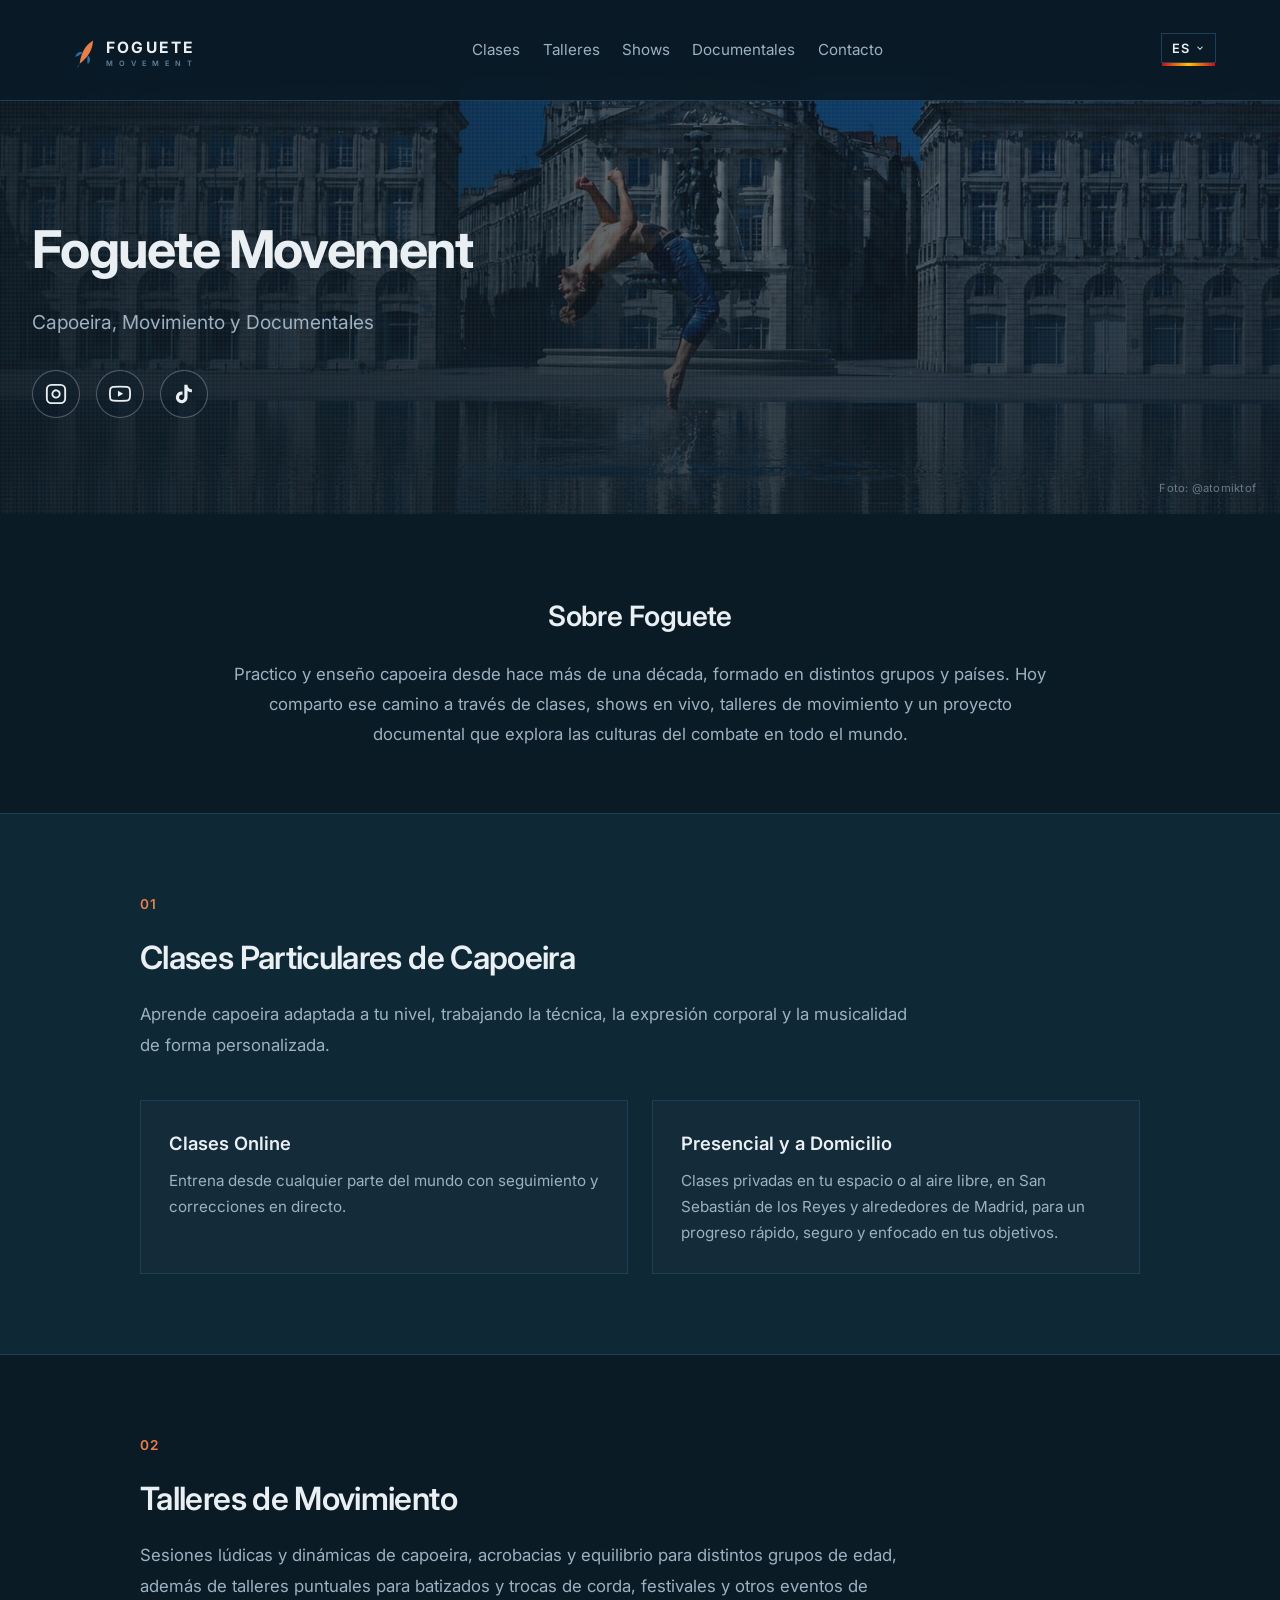
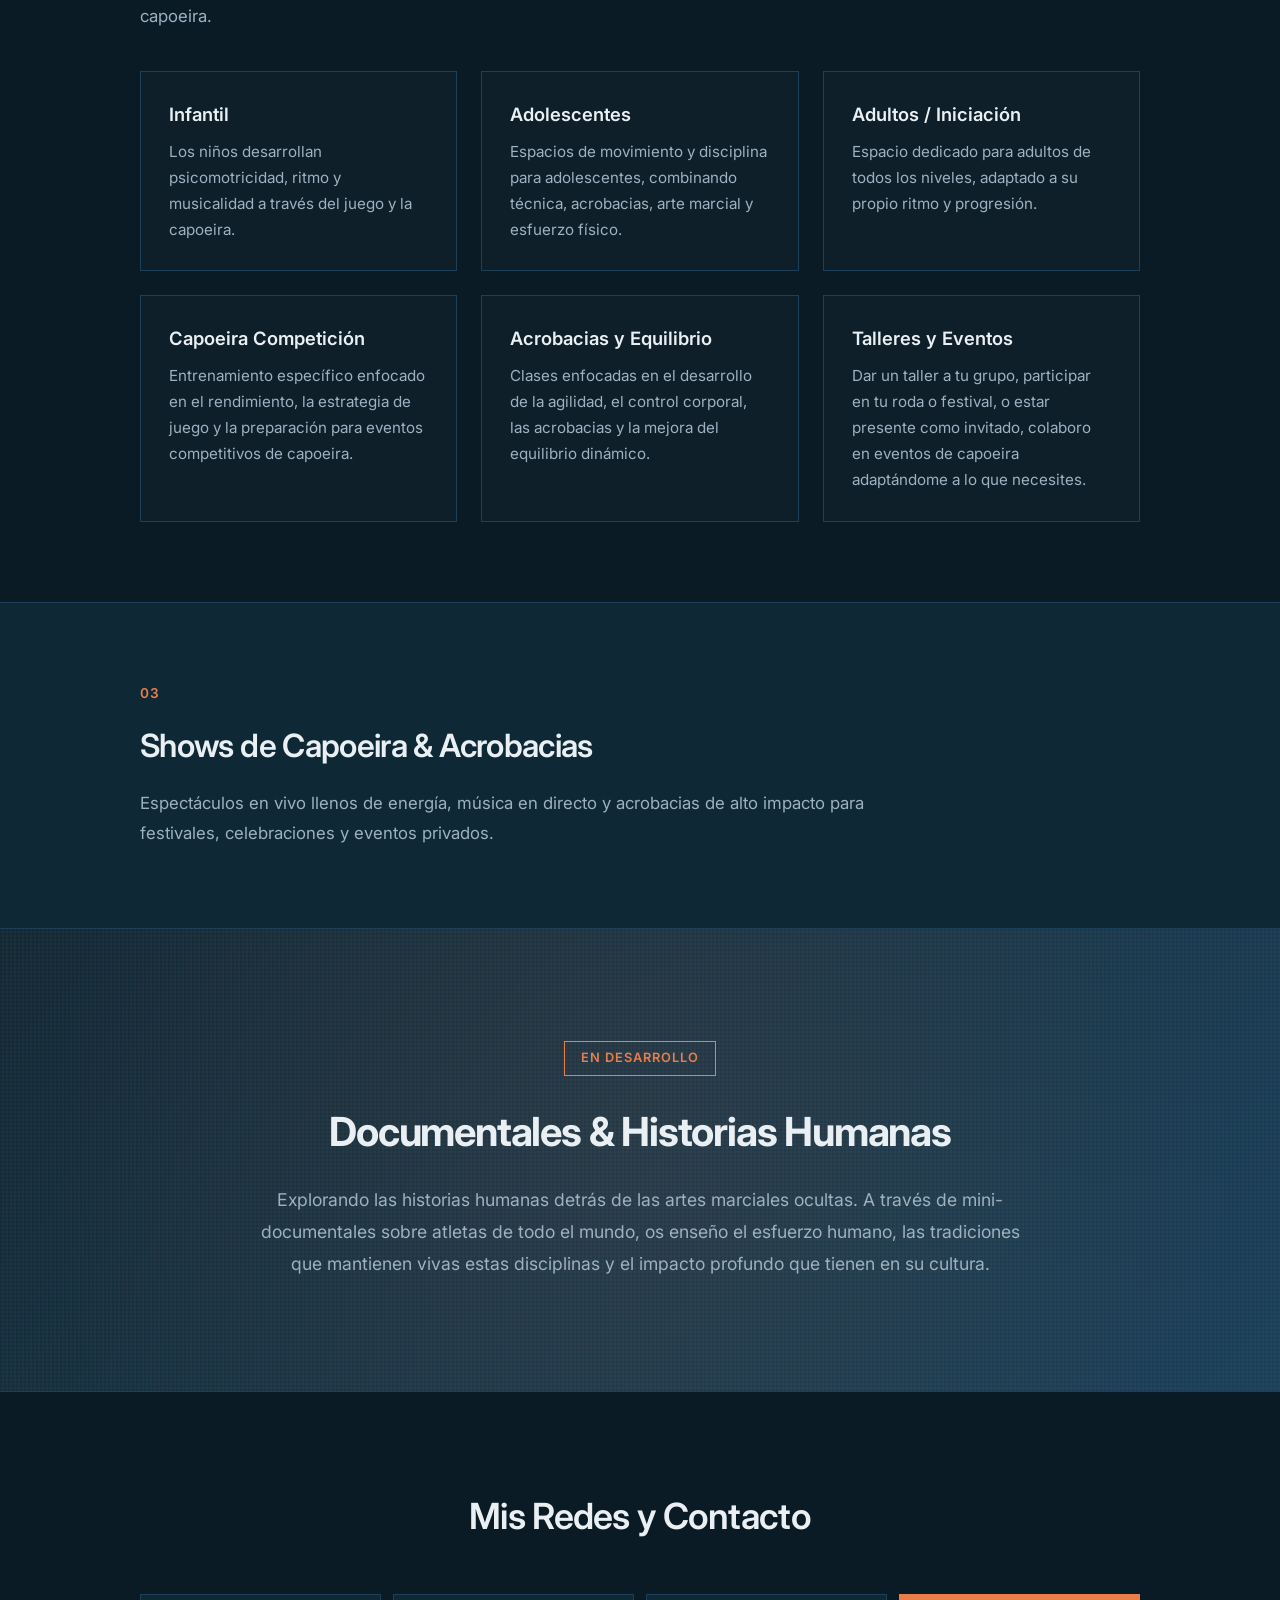
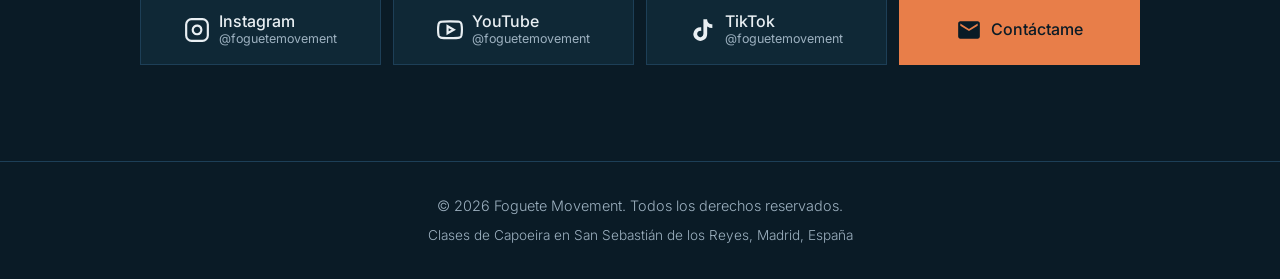
<file: index.html>
<!DOCTYPE html>
<html lang="es">
<head>
    <meta charset="UTF-8">
    <meta name="viewport" content="width=device-width, initial-scale=1.0">
    <meta name="description" content="Foguete Movement - Clases particulares de Capoeira en San Sebastián de los Reyes, Madrid (online y a domicilio), Shows acrobáticos, Talleres de movimiento y Documentales de Culturas del Combate.">
    <meta name="keywords" content="capoeira, capoeira madrid, capoeira san sebastián de los reyes, clases capoeira, shows capoeira, talleres de movimiento, documental culturas del combate">
    <title>Foguete Movement | Capoeira y Documentales en San Sebastián de los Reyes, Madrid</title>
    <link rel="canonical" href="https://foguetemovement.com/">

    <!-- ============ Open Graph (WhatsApp, Facebook, LinkedIn, Instagram) ============ -->
    <meta property="og:type" content="website">
    <meta property="og:site_name" content="Foguete Movement">
    <meta property="og:url" content="https://foguetemovement.com/">
    <meta property="og:title" content="Foguete Movement | Capoeira, Movimiento y Documentales">
    <meta property="og:description" content="Clases particulares de capoeira online y a domicilio en San Sebastián de los Reyes y Madrid. Shows acrobáticos, talleres de movimiento y documentales sobre culturas del combate.">
    <!-- IMPORTANTE: sube una imagen 1200x630 px a la raíz del sitio con este nombre.
         Sin ella el enlace se compartirá sin miniatura. Usa una foto tuya de capoeira. -->
    <meta property="og:image" content="https://foguetemovement.com/og-image.jpg">
    <meta property="og:image:width" content="1200">
    <meta property="og:image:height" content="630">
    <meta property="og:image:alt" content="Foguete en un movimiento de capoeira">
    <meta property="og:locale" content="es_ES">
    <meta property="og:locale:alternate" content="fr_FR">
    <meta property="og:locale:alternate" content="pt_PT">
    <meta property="og:locale:alternate" content="en_GB">

    <!-- ============ Twitter / X Card ============ -->
    <meta name="twitter:card" content="summary_large_image">
    <meta name="twitter:title" content="Foguete Movement | Capoeira, Movimiento y Documentales">
    <meta name="twitter:description" content="Clases particulares de capoeira online y a domicilio en San Sebastián de los Reyes y Madrid. Shows acrobáticos, talleres de movimiento y documentales sobre culturas del combate.">
    <meta name="twitter:image" content="https://foguetemovement.com/og-image.jpg">

    <link rel="icon" type="image/svg+xml" href="favicon.svg">

    <link rel="preconnect" href="https://fonts.googleapis.com">
    <link rel="preconnect" href="https://fonts.gstatic.com" crossorigin>
    <link href="https://fonts.googleapis.com/css2?family=Inter:wght@300;400;600;700&display=swap" rel="stylesheet">

    <link rel="stylesheet" href="css/styles.css">
</head>
<body>
    <!-- SEO: Structured data -->
    <script type="application/ld+json">
    {
      "@context": "https://schema.org",
      "@type": "Person",
      "name": "Foguete",
      "url": "https://foguetemovement.com/",
      "jobTitle": "Instructor de Capoeira",
      "knowsLanguage": ["es", "fr", "pt", "en"],
      "description": "Clases de capoeira, talleres de movimiento, shows acrobáticos y proyecto documental sobre culturas del combate.",
      "address": {
        "@type": "PostalAddress",
        "addressLocality": "San Sebastián de los Reyes",
        "addressRegion": "Madrid",
        "addressCountry": "ES"
      },
      "areaServed": "San Sebastián de los Reyes, Madrid",
      "sameAs": [
        "https://instagram.com/foguetemovement",
        "https://youtube.com/@foguetemovement",
        "https://tiktok.com/@foguetemovement"
      ]
    }
    </script>

    <nav class="top-nav">
        <div class="nav-container" id="navContainer">
            <a href="#" class="logo" aria-label="Foguete Movement">
                <svg xmlns="http://www.w3.org/2000/svg" viewBox="0 0 150 60" role="img" aria-hidden="true">
                    <defs>
                        <style>
                            .brand-name { font-family: 'Inter', system-ui, -apple-system, sans-serif; font-weight: 700; font-size: 18px; fill: #e9eff3; }
                            .brand-sub { font-family: 'Inter', system-ui, -apple-system, sans-serif; font-weight: 600; font-size: 8.5px; fill: #5b839f; }
                            .rocket-primary { fill: #e87e49; }
                            .rocket-secondary { fill: #2b6ea3; }
                        </style>
                    </defs>
                    <g transform="translate(6, 6) scale(0.7) rotate(30, -2.5, 50)">
                        <path class="rocket-secondary" d="M12 28 C 8 28, 4 33, 6 40 C 9 37, 12 32, 13 28 Z" />
                        <path class="rocket-secondary" d="M24 28 C 28 28, 32 33, 30 40 C 27 37, 24 32, 23 28 Z" />
                        <path class="rocket-primary" d="M18 2 C 11 15, 11 30, 18 46 C 25 30, 25 15, 18 2 Z" />
                        <path class="rocket-secondary" d="M18 46 C 17 50, 18 54, 18 54 C 18 54, 19 50, 18 46 Z" />
                    </g>
                    <text x="48" y="34" class="brand-name" textLength="100" lengthAdjust="spacing">FOGUETE</text>
                    <text x="48" y="48" class="brand-sub" textLength="100" lengthAdjust="spacing">MOVEMENT</text>
                </svg>
            </a>

            <ul class="nav-links" id="navLinks">
                <li><a href="#clases" data-i18n="nav_clases">Clases</a></li>
                <li><a href="#talleres" data-i18n="nav_talleres">Talleres</a></li>
                <li><a href="#shows" data-i18n="nav_shows">Shows</a></li>
                <li><a href="#documentales" data-i18n="nav_documentales">Documentales</a></li>
                <li><a href="#redes" data-i18n="nav_contacto">Contacto</a></li>
            </ul>

            <div class="nav-right">
                <button class="nav-toggle" id="navToggle" aria-label="Menu" aria-expanded="false" aria-controls="navLinks">
                    <span></span><span></span><span></span>
                </button>
                <div class="lang-switcher" id="langSwitcher">
                    <button class="lang-trigger" id="langTrigger" data-lang="es" aria-haspopup="listbox" aria-expanded="false">
                        <span id="langTriggerCode">ES</span>
                        <svg class="lang-chevron" viewBox="0 0 24 24" width="10" height="10" fill="none" stroke="currentColor" stroke-width="2.5">
                            <polyline points="6 9 12 15 18 9"></polyline>
                        </svg>
                        <span class="lang-flag-strip"></span>
                    </button>
                    <ul class="lang-menu" id="langMenu" role="listbox">
                        <li><button class="lang-option active" data-lang="es" role="option" aria-selected="true">ES</button></li>
                        <li><button class="lang-option" data-lang="fr" role="option" aria-selected="false">FR</button></li>
                        <li><button class="lang-option" data-lang="pt" role="option" aria-selected="false">PT</button></li>
                        <li><button class="lang-option" data-lang="en" role="option" aria-selected="false">EN</button></li>
                    </ul>
                </div>
            </div>
        </div>
    </nav>

    <header>
        <h1>Foguete Movement</h1>
        <p class="subtitle" data-i18n="hero_subtitle">Capoeira, Movimiento y Documentales</p>
        <!-- Hero quick-access social icons -->
        <div class="hero-social">
            <a href="https://instagram.com/foguetemovement" target="_blank" rel="noopener noreferrer" aria-label="Instagram">
                <svg viewBox="0 0 24 24" stroke-width="2">
                    <rect class="hs-stroke" x="2" y="2" width="20" height="20" rx="5" ry="5"></rect>
                    <path class="hs-stroke" d="M16 11.37A4 4 0 1 1 12.63 8 4 4 0 0 1 16 11.37z"></path>
                    <line class="hs-stroke" x1="17.5" y1="6.5" x2="17.51" y2="6.5"></line>
                </svg>
            </a>
            <a href="https://youtube.com/@foguetemovement" target="_blank" rel="noopener noreferrer" aria-label="YouTube">
                <svg viewBox="0 0 24 24" stroke-width="2">
                    <path class="hs-stroke" d="M22.54 6.42a2.78 2.78 0 0 0-1.94-2C18.88 4 12 4 12 4s-6.88 0-8.6.46a2.78 2.78 0 0 0-1.94 2A29 29 0 0 0 1 11.75a29 29 0 0 0 .46 5.33A2.78 2.78 0 0 0 3.4 19c1.72.46 8.6.46 8.6.46s6.88 0 8.6-.46a2.78 2.78 0 0 0 1.94-2 29 29 0 0 0 .46-5.25 29 29 0 0 0-.46-5.33z"></path>
                    <polygon class="hs-fill" points="9.75 15.02 15.5 11.75 9.75 8.48 9.75 15.02"></polygon>
                </svg>
            </a>
            <a href="https://tiktok.com/@foguetemovement" target="_blank" rel="noopener noreferrer" aria-label="TikTok">
                <svg viewBox="0 0 24 24">
                    <path class="hs-fill" d="M19.59 6.69a4.83 4.83 0 0 1-3.77-4.25V2h-3.45v13.67a2.89 2.89 0 0 1-5.2 1.74 2.89 2.89 0 0 1 2.31-4.64 2.93 2.93 0 0 1 .88.13V9.4a6.84 6.84 0 0 0-1-.05A6.33 6.33 0 0 0 5 20.1a6.34 6.34 0 0 0 10.86-4.43v-7a8.16 8.16 0 0 0 4.77 1.52v-3.4a4.85 4.85 0 0 1-1-.1z"/>
                </svg>
            </a>
        </div>

        <!-- Credito del fotografo. La palabra "Foto" es traducible; el @ no. -->
        <a class="photo-credit" href="https://instagram.com/atomiktof"
           target="_blank" rel="noopener noreferrer"><span data-i18n="photo_credit">Foto</span>: @atomiktof</a>
    </header>

    <main>
        <!-- About Me -->
        <section id="about" class="about-section reveal">
          <div class="about-inner">
            <h2 data-i18n="about_heading">Sobre Foguete</h2>
            <p data-i18n="about_text">Practico y enseño capoeira desde hace más de una década, formado en distintos grupos y países. Hoy comparto ese camino a través de clases, shows en vivo, talleres de movimiento y un proyecto documental que explora las culturas del combate en todo el mundo.</p>
          </div>
        </section>

        <!-- 01 · Clases -->
        <section id="clases" class="service-section reveal">
          <div class="service-inner">
            <span class="service-number">01</span>
            <h2 data-i18n="clases_heading">Clases Particulares de Capoeira</h2>
            <p data-i18n="clases_text">Aprende capoeira adaptada a tu nivel, trabajando la técnica, la expresión corporal y la musicalidad de forma personalizada.</p>
            <div class="sub-services">
                <article>
                    <h3 data-i18n="clases_online_heading">Clases Online</h3>
                    <p data-i18n="clases_online_text">Entrena desde cualquier parte del mundo con seguimiento y correcciones en directo.</p>
                </article>
                <article>
                    <h3 data-i18n="clases_presencial_heading">Presencial y a Domicilio</h3>
                    <p data-i18n="clases_presencial_text">Clases privadas en tu espacio o al aire libre, en San Sebastián de los Reyes y alrededores de Madrid, para un progreso rápido, seguro y enfocado en tus objetivos.</p>
                </article>
            </div>
          </div>
        </section>

        <!-- 02 · Talleres -->
        <section id="talleres" class="service-section reveal">
          <div class="service-inner">
            <span class="service-number">02</span>
            <h2 data-i18n="talleres_heading">Talleres de Movimiento</h2>
            <p data-i18n="talleres_text">Sesiones lúdicas y dinámicas de capoeira, acrobacias y equilibrio para distintos grupos de edad, además de talleres puntuales para batizados y trocas de corda, festivales y otros eventos de capoeira.</p>
            <div class="sub-services">
                <article>
                    <h3 data-i18n="talleres_infantil_heading">Infantil</h3>
                    <p data-i18n="talleres_infantil_text">Los niños desarrollan psicomotricidad, ritmo y musicalidad a través del juego y la capoeira.</p>
                </article>
                <article>
                    <h3 data-i18n="talleres_adolescentes_heading">Adolescentes</h3>
                    <p data-i18n="talleres_adolescentes_text">Espacios de movimiento y disciplina para adolescentes, combinando técnica, acrobacias, arte marcial y esfuerzo físico.</p>
                </article>
                <article>
                    <h3 data-i18n="talleres_adultos_heading">Adultos / Iniciación</h3>
                    <p data-i18n="talleres_adultos_text">Espacio dedicado para adultos de todos los niveles, adaptado a su propio ritmo y progresión.</p>
                </article>
                <article>
                    <h3 data-i18n="talleres_competicion_heading">Capoeira Competición</h3>
                    <p data-i18n="talleres_competicion_text">Entrenamiento específico enfocado en el rendimiento, la estrategia de juego y la preparación para eventos competitivos de capoeira.</p>
                </article>
                <article>
                    <h3 data-i18n="talleres_acrobacias_heading">Acrobacias y Equilibrio</h3>
                    <p data-i18n="talleres_acrobacias_text">Clases enfocadas en el desarrollo de la agilidad, el control corporal, las acrobacias y la mejora del equilibrio dinámico.</p>
                </article>
                <article>
                    <h3 data-i18n="talleres_eventos_heading">Talleres y Eventos</h3>
                    <p data-i18n="talleres_eventos_text">Dar un taller a tu grupo, participar en tu roda o festival, o estar presente como invitado, colaboro en eventos de capoeira adaptándome a lo que necesites.</p>
                </article>
            </div>
          </div>
        </section>

        <!-- 03 · Shows -->
        <section id="shows" class="service-section reveal">
          <div class="service-inner">
            <span class="service-number">03</span>
            <h2 data-i18n="shows_heading">Shows de Capoeira &amp; Acrobacias</h2>
            <p data-i18n="shows_text">Espectáculos en vivo llenos de energía, música en directo y acrobacias de alto impacto para festivales, celebraciones y eventos privados.</p>
            <!-- PENDIENTE · foto o video del show.
                 Descomenta UNA de las dos lineas cuando tengas el material.

                 Foto:
                 <div class="media-frame"><img src="img/show-capoeira.jpg" alt="Show de capoeira y acrobacias de Foguete Movement"></div>

                 Video de YouTube:
                 <div class="media-frame"><iframe src="https://www.youtube.com/embed/ID_DEL_VIDEO" title="Show de capoeira" allowfullscreen></iframe></div>
            -->
          </div>
        </section>

        <!-- Documentales -->
        <section id="documentales" class="documentales-highlight reveal">
            <div class="documentales-inner">
                <span class="documentales-tag" data-i18n="documentales_tag">En Desarrollo</span>
                <h2 data-i18n="documentales_heading">Documentales &amp; Historias Humanas</h2>
                <p data-i18n="documentales_text">Explorando las historias humanas detrás de las artes marciales ocultas. A través de mini-documentales sobre atletas de todo el mundo, os enseño el esfuerzo humano, las tradiciones que mantienen vivas estas disciplinas y el impacto profundo que tienen en su cultura.</p>
                <!-- PENDIENTE · fotograma o trailer del documental.
                     Descomenta UNA de las dos lineas cuando tengas el material.

                     Fotograma:
                     <div class="media-frame cinematic"><img src="img/documental-fotograma.jpg" alt="Fotograma del documental sobre culturas del combate"></div>

                     Trailer de YouTube:
                     <div class="media-frame cinematic"><iframe src="https://www.youtube.com/embed/ID_DEL_VIDEO" title="Trailer del documental" allowfullscreen></iframe></div>
                -->
            </div>
        </section>

        <!-- Redes y Contacto -->
        <section id="redes" class="social-section reveal">
            <h2 data-i18n="social_heading">Mis Redes y Contacto</h2>
            <div class="social-links">
                <a href="https://instagram.com/foguetemovement" class="btn" target="_blank" rel="noopener noreferrer">
                    <svg class="social-icon" viewBox="0 0 24 24" fill="none" stroke="currentColor" stroke-width="2">
                        <rect x="2" y="2" width="20" height="20" rx="5" ry="5"></rect>
                        <path d="M16 11.37A4 4 0 1 1 12.63 8 4 4 0 0 1 16 11.37z"></path>
                        <line x1="17.5" y1="6.5" x2="17.51" y2="6.5"></line>
                    </svg>
                    <span class="social-text">
                        <span class="social-name">Instagram</span>
                        <span class="social-handle">@foguetemovement</span>
                    </span>
                </a>
                <a href="https://youtube.com/@foguetemovement" class="btn" target="_blank" rel="noopener noreferrer">
                    <svg class="social-icon" viewBox="0 0 24 24" fill="none" stroke="currentColor" stroke-width="2">
                        <path d="M22.54 6.42a2.78 2.78 0 0 0-1.94-2C18.88 4 12 4 12 4s-6.88 0-8.6.46a2.78 2.78 0 0 0-1.94 2A29 29 0 0 0 1 11.75a29 29 0 0 0 .46 5.33A2.78 2.78 0 0 0 3.4 19c1.72.46 8.6.46 8.6.46s6.88 0 8.6-.46a2.78 2.78 0 0 0 1.94-2 29 29 0 0 0 .46-5.25 29 29 0 0 0-.46-5.33z"></path>
                        <polygon points="9.75 15.02 15.5 11.75 9.75 8.48 9.75 15.02"></polygon>
                    </svg>
                    <span class="social-text">
                        <span class="social-name">YouTube</span>
                        <span class="social-handle">@foguetemovement</span>
                    </span>
                </a>
                <a href="https://tiktok.com/@foguetemovement" class="btn" target="_blank" rel="noopener noreferrer">
                    <svg class="social-icon-fill" viewBox="0 0 24 24">
                        <path d="M19.59 6.69a4.83 4.83 0 0 1-3.77-4.25V2h-3.45v13.67a2.89 2.89 0 0 1-5.2 1.74 2.89 2.89 0 0 1 2.31-4.64 2.93 2.93 0 0 1 .88.13V9.4a6.84 6.84 0 0 0-1-.05A6.33 6.33 0 0 0 5 20.1a6.34 6.34 0 0 0 10.86-4.43v-7a8.16 8.16 0 0 0 4.77 1.52v-3.4a4.85 4.85 0 0 1-1-.1z"/>
                    </svg>
                    <span class="social-text">
                        <span class="social-name">TikTok</span>
                        <span class="social-handle">@foguetemovement</span>
                    </span>
                </a>
                <!-- Sin href: la dirección se ensambla por JS al final del body para
                     que no aparezca en texto plano en el HTML (anti-recolectores de spam). -->
                <a id="contactBtn" class="btn contact-btn" role="link" tabindex="0">
                    <svg class="social-icon-fill" viewBox="0 0 24 24">
                        <path d="M20 4H4c-1.1 0-2 .9-2 2v12c0 1.1.9 2 2 2h16c1.1 0 2-.9 2-2V6c0-1.1-.9-2-2-2zm0 4l-8 5-8-5V6l8 5 8-5v2z"/>
                    </svg>
                    <span class="social-text">
                        <span class="social-name" data-i18n="btn_contact">Contáctame</span>
                    </span>
                </a>
            </div>
        </section>
    </main>

    <footer>
        <p data-i18n="footer_rights">&copy; 2026 Foguete Movement. Todos los derechos reservados.</p>
        <p style="font-size: 0.85rem; margin-top: 0.5rem;" data-i18n="footer_location">Clases de Capoeira en San Sebastián de los Reyes, Madrid, España</p>
    </footer>

    <script src="js/translations.js"></script>
    <script src="js/main.js"></script>
</body>
</html>
</file>
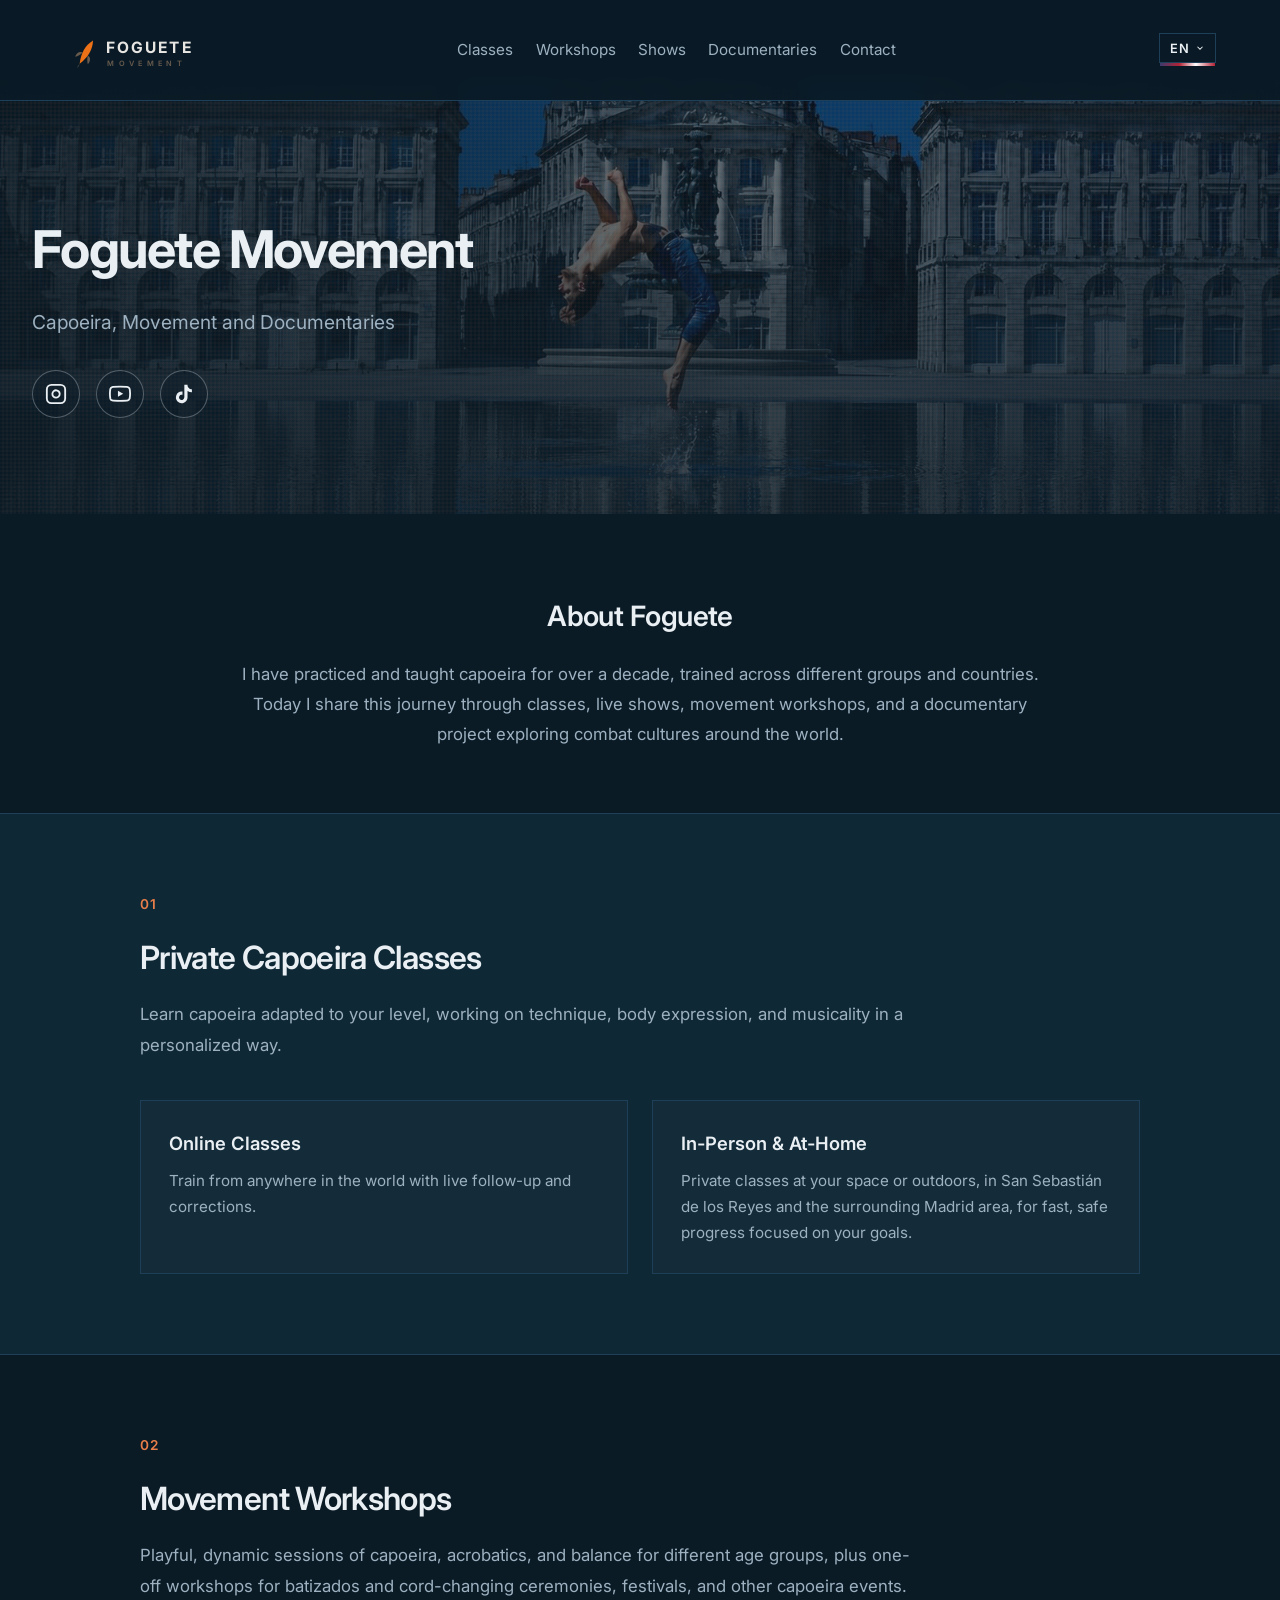
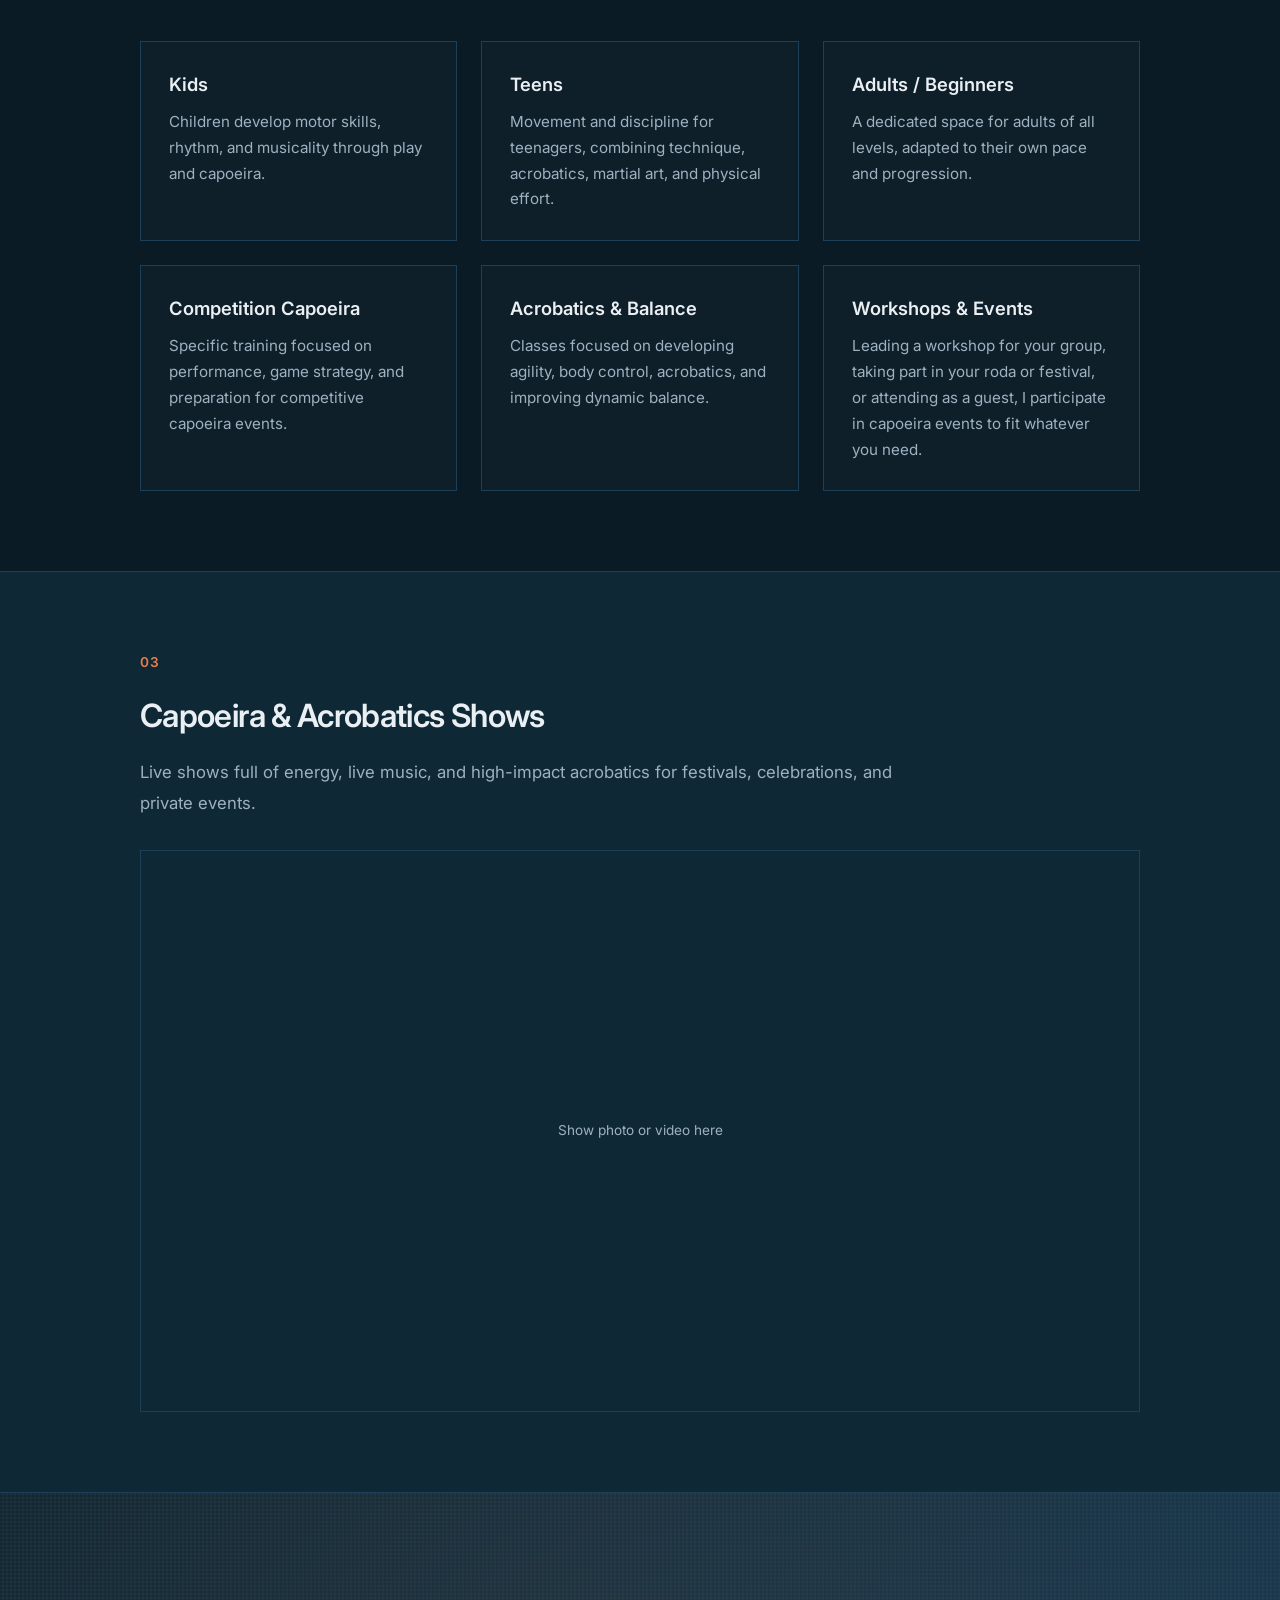
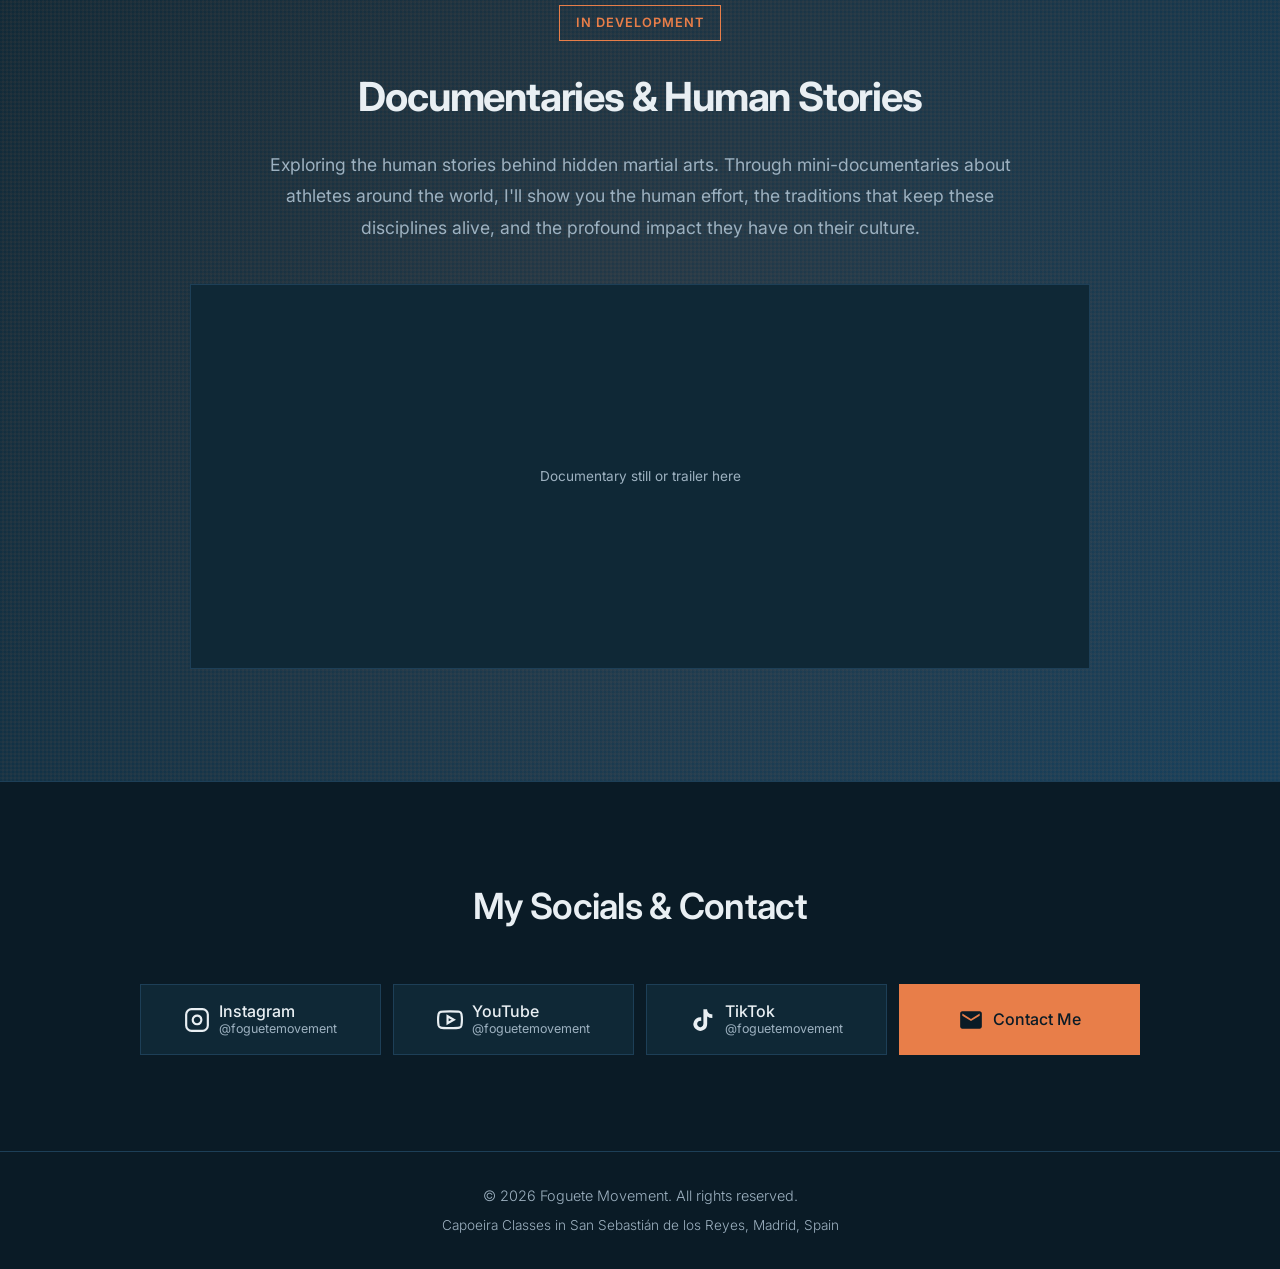
<file: en/index.html>
<!DOCTYPE html>
<html lang="en">
<head>
    <meta charset="UTF-8">
    <meta name="viewport" content="width=device-width, initial-scale=1.0">
    <meta name="description" content="Foguete Movement - Private capoeira classes in San Sebastián de los Reyes, Madrid (online and at home), acrobatic shows, movement workshops and documentaries on combat cultures.">
    <meta name="keywords" content="capoeira, capoeira madrid, capoeira classes, capoeira san sebastián de los reyes, capoeira show, movement workshops, combat cultures documentary">
    <title>Foguete Movement | Capoeira in San Sebastián de los Reyes, Madrid</title>
    <link rel="canonical" href="https://foguetemovement.com/en/">
    <link rel="alternate" hreflang="es" href="https://foguetemovement.com/">
    <link rel="alternate" hreflang="fr" href="https://foguetemovement.com/fr/">
    <link rel="alternate" hreflang="pt" href="https://foguetemovement.com/pt/">
    <link rel="alternate" hreflang="en" href="https://foguetemovement.com/en/">
    <link rel="alternate" hreflang="x-default" href="https://foguetemovement.com/">

    <!-- ============ Open Graph (WhatsApp, Facebook, LinkedIn, Instagram) ============ -->
    <meta property="og:type" content="website">
    <meta property="og:site_name" content="Foguete Movement">
    <meta property="og:url" content="https://foguetemovement.com/en/">
    <meta property="og:title" content="Foguete Movement | Capoeira, Movement and Documentaries">
    <meta property="og:description" content="Private capoeira classes online and at home in San Sebastián de los Reyes and Madrid. Acrobatic shows, movement workshops and documentaries on combat cultures.">
    <!-- IMPORTANTE: sube una imagen 1200x630 px a la raíz del sitio con este nombre.
         Sin ella el enlace se compartirá sin miniatura. Usa una foto tuya de capoeira. -->
    <meta property="og:image" content="https://foguetemovement.com/og-image.jpg">
    <meta property="og:image:width" content="1200">
    <meta property="og:image:height" content="630">
    <meta property="og:image:alt" content="Foguete en un movimiento de capoeira">
    <meta property="og:locale" content="en_GB">
    <meta property="og:locale:alternate" content="es_ES">
    <meta property="og:locale:alternate" content="fr_FR">
    <meta property="og:locale:alternate" content="pt_PT">

    <!-- ============ Twitter / X Card ============ -->
    <meta name="twitter:card" content="summary_large_image">
    <meta name="twitter:title" content="Foguete Movement | Capoeira, Movement and Documentaries">
    <meta name="twitter:description" content="Private capoeira classes online and at home in San Sebastián de los Reyes and Madrid. Acrobatic shows, movement workshops and documentaries on combat cultures.">
    <meta name="twitter:image" content="https://foguetemovement.com/og-image.jpg">

    <link rel="icon" type="image/svg+xml" href="../favicon.svg">

    <link rel="preconnect" href="https://fonts.googleapis.com">
    <link rel="preconnect" href="https://fonts.gstatic.com" crossorigin>
    <link href="https://fonts.googleapis.com/css2?family=Inter:wght@300;400;600;700&display=swap" rel="stylesheet">

    <link rel="stylesheet" href="../css/styles.css">
</head>
<body>
    <!-- SEO: Structured data -->
    <script type="application/ld+json">
    {
      "@context": "https://schema.org",
      "@type": "Person",
      "name": "Foguete",
      "url": "https://foguetemovement.com/",
      "jobTitle": "Instructor de Capoeira",
      "knowsLanguage": ["es", "fr", "pt", "en"],
      "description": "Private capoeira classes online and at home in San Sebastián de los Reyes and Madrid. Acrobatic shows, movement workshops and documentaries on combat cultures.",
      "inLanguage": "en",
      "address": {
        "@type": "PostalAddress",
        "addressLocality": "San Sebastián de los Reyes",
        "addressRegion": "Madrid",
        "addressCountry": "ES"
      },
      "areaServed": "San Sebastián de los Reyes, Madrid",
      "sameAs": [
        "https://instagram.com/foguetemovement",
        "https://youtube.com/@foguetemovement",
        "https://tiktok.com/@foguetemovement"
      ]
    }
    </script>

    <nav class="top-nav">
        <div class="nav-container" id="navContainer">
            <a href="#" class="logo" aria-label="Foguete Movement">
                <svg xmlns="http://www.w3.org/2000/svg" viewBox="0 0 150 60" role="img" aria-hidden="true">
                    <defs>
                        <style>
                            .brand-name { font-family: 'Inter', system-ui, -apple-system, sans-serif; font-weight: 700; font-size: 18px; fill: #e8e6e3; letter-spacing: 2.5px; }
                            .brand-sub { font-family: 'Inter', system-ui, -apple-system, sans-serif; font-weight: 600; font-size: 8.5px; fill: #685b4e; letter-spacing: 5px; }
                            .rocket-primary { fill: #ed7117; }
                            .rocket-secondary { fill: #685b4e; }
                        </style>
                    </defs>
                    <g transform="translate(6, 6) scale(0.7) rotate(30, -2.5, 50)">
                        <path class="rocket-secondary" d="M12 28 C 8 28, 4 33, 6 40 C 9 37, 12 32, 13 28 Z" />
                        <path class="rocket-secondary" d="M24 28 C 28 28, 32 33, 30 40 C 27 37, 24 32, 23 28 Z" />
                        <path class="rocket-primary" d="M18 2 C 11 15, 11 30, 18 46 C 25 30, 25 15, 18 2 Z" />
                        <path class="rocket-secondary" d="M18 46 C 17 50, 18 54, 18 54 C 18 54, 19 50, 18 46 Z" />
                    </g>
                    <text x="48" y="34" class="brand-name">FOGUETE</text>
                    <text x="50" y="48" class="brand-sub">MOVEMENT</text>
                </svg>
            </a>

            <ul class="nav-links" id="navLinks">
                <li><a href="#clases" data-i18n="nav_clases">Classes</a></li>
                <li><a href="#talleres" data-i18n="nav_talleres">Workshops</a></li>
                <li><a href="#shows" data-i18n="nav_shows">Shows</a></li>
                <li><a href="#documentales" data-i18n="nav_documentales">Documentaries</a></li>
                <li><a href="#redes" data-i18n="nav_contacto">Contact</a></li>
            </ul>

            <div class="nav-right">
                <button class="nav-toggle" id="navToggle" aria-label="Menu" aria-expanded="false" aria-controls="navLinks">
                    <span></span><span></span><span></span>
                </button>
                <div class="lang-switcher" id="langSwitcher">
                    <button class="lang-trigger" id="langTrigger" data-lang="en" aria-haspopup="listbox" aria-expanded="false">
                        <span id="langTriggerCode">EN</span>
                        <svg class="lang-chevron" viewBox="0 0 24 24" width="10" height="10" fill="none" stroke="currentColor" stroke-width="2.5">
                            <polyline points="6 9 12 15 18 9"></polyline>
                        </svg>
                        <span class="lang-flag-strip"></span>
                    </button>
                    <ul class="lang-menu" id="langMenu">
                        <li><a class="lang-option" data-lang="es" hreflang="es" href="../">ES</a></li>
                        <li><a class="lang-option" data-lang="fr" hreflang="fr" href="../fr/">FR</a></li>
                        <li><a class="lang-option" data-lang="pt" hreflang="pt" href="../pt/">PT</a></li>
                        <li><a class="lang-option active" data-lang="en" hreflang="en" href="../en/" aria-current="page">EN</a></li>
                    </ul>
                </div>
            </div>
        </div>
    </nav>

    <header>
        <h1>Foguete Movement</h1>
        <p class="subtitle" data-i18n="hero_subtitle">Capoeira, Movement and Documentaries</p>
        <!-- Hero quick-access social icons -->
        <div class="hero-social">
            <a href="https://instagram.com/foguetemovement" target="_blank" rel="noopener noreferrer" aria-label="Instagram">
                <svg viewBox="0 0 24 24" stroke-width="2">
                    <rect class="hs-stroke" x="2" y="2" width="20" height="20" rx="5" ry="5"></rect>
                    <path class="hs-stroke" d="M16 11.37A4 4 0 1 1 12.63 8 4 4 0 0 1 16 11.37z"></path>
                    <line class="hs-stroke" x1="17.5" y1="6.5" x2="17.51" y2="6.5"></line>
                </svg>
            </a>
            <a href="https://youtube.com/@foguetemovement" target="_blank" rel="noopener noreferrer" aria-label="YouTube">
                <svg viewBox="0 0 24 24" stroke-width="2">
                    <path class="hs-stroke" d="M22.54 6.42a2.78 2.78 0 0 0-1.94-2C18.88 4 12 4 12 4s-6.88 0-8.6.46a2.78 2.78 0 0 0-1.94 2A29 29 0 0 0 1 11.75a29 29 0 0 0 .46 5.33A2.78 2.78 0 0 0 3.4 19c1.72.46 8.6.46 8.6.46s6.88 0 8.6-.46a2.78 2.78 0 0 0 1.94-2 29 29 0 0 0 .46-5.25 29 29 0 0 0-.46-5.33z"></path>
                    <polygon class="hs-fill" points="9.75 15.02 15.5 11.75 9.75 8.48 9.75 15.02"></polygon>
                </svg>
            </a>
            <a href="https://tiktok.com/@foguetemovement" target="_blank" rel="noopener noreferrer" aria-label="TikTok">
                <svg viewBox="0 0 24 24">
                    <path class="hs-fill" d="M19.59 6.69a4.83 4.83 0 0 1-3.77-4.25V2h-3.45v13.67a2.89 2.89 0 0 1-5.2 1.74 2.89 2.89 0 0 1 2.31-4.64 2.93 2.93 0 0 1 .88.13V9.4a6.84 6.84 0 0 0-1-.05A6.33 6.33 0 0 0 5 20.1a6.34 6.34 0 0 0 10.86-4.43v-7a8.16 8.16 0 0 0 4.77 1.52v-3.4a4.85 4.85 0 0 1-1-.1z"/>
                </svg>
            </a>
        </div>
    </header>

    <main>
        <!-- About Me -->
        <section id="about" class="about-section reveal">
          <div class="about-inner">
            <h2 data-i18n="about_heading">About Foguete</h2>
            <p data-i18n="about_text">I have practiced and taught capoeira for over a decade, trained across different groups and countries. Today I share this journey through classes, live shows, movement workshops, and a documentary project exploring combat cultures around the world.</p>
          </div>
        </section>

        <!-- 01 · Clases -->
        <section id="clases" class="service-section reveal">
          <div class="service-inner">
            <span class="service-number">01</span>
            <h2 data-i18n="clases_heading">Private Capoeira Classes</h2>
            <p data-i18n="clases_text">Learn capoeira adapted to your level, working on technique, body expression, and musicality in a personalized way.</p>
            <div class="sub-services">
                <article>
                    <h3 data-i18n="clases_online_heading">Online Classes</h3>
                    <p data-i18n="clases_online_text">Train from anywhere in the world with live follow-up and corrections.</p>
                </article>
                <article>
                    <h3 data-i18n="clases_presencial_heading">In-Person &amp; At-Home</h3>
                    <p data-i18n="clases_presencial_text">Private classes at your space or outdoors, in San Sebastián de los Reyes and the surrounding Madrid area, for fast, safe progress focused on your goals.</p>
                </article>
            </div>
          </div>
        </section>

        <!-- 02 · Talleres -->
        <section id="talleres" class="service-section reveal">
          <div class="service-inner">
            <span class="service-number">02</span>
            <h2 data-i18n="talleres_heading">Movement Workshops</h2>
            <p data-i18n="talleres_text">Playful, dynamic sessions of capoeira, acrobatics, and balance for different age groups, plus one-off workshops for batizados and cord-changing ceremonies, festivals, and other capoeira events.</p>
            <div class="sub-services">
                <article>
                    <h3 data-i18n="talleres_infantil_heading">Kids</h3>
                    <p data-i18n="talleres_infantil_text">Children develop motor skills, rhythm, and musicality through play and capoeira.</p>
                </article>
                <article>
                    <h3 data-i18n="talleres_adolescentes_heading">Teens</h3>
                    <p data-i18n="talleres_adolescentes_text">Movement and discipline for teenagers, combining technique, acrobatics, martial art, and physical effort.</p>
                </article>
                <article>
                    <h3 data-i18n="talleres_adultos_heading">Adults / Beginners</h3>
                    <p data-i18n="talleres_adultos_text">A dedicated space for adults of all levels, adapted to their own pace and progression.</p>
                </article>
                <article>
                    <h3 data-i18n="talleres_competicion_heading">Competition Capoeira</h3>
                    <p data-i18n="talleres_competicion_text">Specific training focused on performance, game strategy, and preparation for competitive capoeira events.</p>
                </article>
                <article>
                    <h3 data-i18n="talleres_acrobacias_heading">Acrobatics &amp; Balance</h3>
                    <p data-i18n="talleres_acrobacias_text">Classes focused on developing agility, body control, acrobatics, and improving dynamic balance.</p>
                </article>
                <article>
                    <h3 data-i18n="talleres_eventos_heading">Workshops &amp; Events</h3>
                    <p data-i18n="talleres_eventos_text">Leading a workshop for your group, taking part in your roda or festival, or attending as a guest, I participate in capoeira events to fit whatever you need.</p>
                </article>
            </div>
          </div>
        </section>

        <!-- 03 · Shows -->
        <section id="shows" class="service-section reveal">
          <div class="service-inner">
            <span class="service-number">03</span>
            <h2 data-i18n="shows_heading">Capoeira &amp; Acrobatics Shows</h2>
            <p data-i18n="shows_text">Live shows full of energy, live music, and high-impact acrobatics for festivals, celebrations, and private events.</p>
            <!-- Replace with: <img src="show-photo.jpg" alt="Show de capoeira y acrobacias"> -->
            <!-- Or swap the whole div for: <div class="media-frame"><iframe src="YOUTUBE_EMBED_URL"></iframe></div> -->
            <div class="media-frame" data-i18n="shows_media_placeholder">Show photo or video here</div>
          </div>
        </section>

        <!-- Documentales -->
        <section id="documentales" class="documentales-highlight reveal">
            <div class="documentales-inner">
                <span class="documentales-tag" data-i18n="documentales_tag">In Development</span>
                <h2 data-i18n="documentales_heading">Documentaries &amp; Human Stories</h2>
                <p data-i18n="documentales_text">Exploring the human stories behind hidden martial arts. Through mini-documentaries about athletes around the world, I'll show you the human effort, the traditions that keep these disciplines alive, and the profound impact they have on their culture.</p>
                <!-- Replace with: <img src="documental-still.jpg" alt="Fotograma del documental Foguete Movement"> -->
                <div class="media-frame cinematic" data-i18n="documentales_media_placeholder">Documentary still or trailer here</div>
            </div>
        </section>

        <!-- Redes y Contacto -->
        <section id="redes" class="social-section reveal">
            <h2 data-i18n="social_heading">My Socials &amp; Contact</h2>
            <div class="social-links">
                <a href="https://instagram.com/foguetemovement" class="btn" target="_blank" rel="noopener noreferrer">
                    <svg class="social-icon" viewBox="0 0 24 24" fill="none" stroke="currentColor" stroke-width="2">
                        <rect x="2" y="2" width="20" height="20" rx="5" ry="5"></rect>
                        <path d="M16 11.37A4 4 0 1 1 12.63 8 4 4 0 0 1 16 11.37z"></path>
                        <line x1="17.5" y1="6.5" x2="17.51" y2="6.5"></line>
                    </svg>
                    <span class="social-text">
                        <span class="social-name">Instagram</span>
                        <span class="social-handle">@foguetemovement</span>
                    </span>
                </a>
                <a href="https://youtube.com/@foguetemovement" class="btn" target="_blank" rel="noopener noreferrer">
                    <svg class="social-icon" viewBox="0 0 24 24" fill="none" stroke="currentColor" stroke-width="2">
                        <path d="M22.54 6.42a2.78 2.78 0 0 0-1.94-2C18.88 4 12 4 12 4s-6.88 0-8.6.46a2.78 2.78 0 0 0-1.94 2A29 29 0 0 0 1 11.75a29 29 0 0 0 .46 5.33A2.78 2.78 0 0 0 3.4 19c1.72.46 8.6.46 8.6.46s6.88 0 8.6-.46a2.78 2.78 0 0 0 1.94-2 29 29 0 0 0 .46-5.25 29 29 0 0 0-.46-5.33z"></path>
                        <polygon points="9.75 15.02 15.5 11.75 9.75 8.48 9.75 15.02"></polygon>
                    </svg>
                    <span class="social-text">
                        <span class="social-name">YouTube</span>
                        <span class="social-handle">@foguetemovement</span>
                    </span>
                </a>
                <a href="https://tiktok.com/@foguetemovement" class="btn" target="_blank" rel="noopener noreferrer">
                    <svg class="social-icon-fill" viewBox="0 0 24 24">
                        <path d="M19.59 6.69a4.83 4.83 0 0 1-3.77-4.25V2h-3.45v13.67a2.89 2.89 0 0 1-5.2 1.74 2.89 2.89 0 0 1 2.31-4.64 2.93 2.93 0 0 1 .88.13V9.4a6.84 6.84 0 0 0-1-.05A6.33 6.33 0 0 0 5 20.1a6.34 6.34 0 0 0 10.86-4.43v-7a8.16 8.16 0 0 0 4.77 1.52v-3.4a4.85 4.85 0 0 1-1-.1z"/>
                    </svg>
                    <span class="social-text">
                        <span class="social-name">TikTok</span>
                        <span class="social-handle">@foguetemovement</span>
                    </span>
                </a>
                <!-- Sin href: la dirección se ensambla por JS al final del body para
                     que no aparezca en texto plano en el HTML (anti-recolectores de spam). -->
                <a id="contactBtn" class="btn contact-btn" role="link" tabindex="0">
                    <svg class="social-icon-fill" viewBox="0 0 24 24">
                        <path d="M20 4H4c-1.1 0-2 .9-2 2v12c0 1.1.9 2 2 2h16c1.1 0 2-.9 2-2V6c0-1.1-.9-2-2-2zm0 4l-8 5-8-5V6l8 5 8-5v2z"/>
                    </svg>
                    <span class="social-text">
                        <span class="social-name" data-i18n="btn_contact">Contact Me</span>
                    </span>
                </a>
            </div>
        </section>
    </main>

    <footer>
        <p data-i18n="footer_rights">© 2026 Foguete Movement. All rights reserved.</p>
        <p style="font-size: 0.85rem; margin-top: 0.5rem;" data-i18n="footer_location">Capoeira Classes in San Sebastián de los Reyes, Madrid, Spain</p>
    </footer>

    <script src="../js/main.js"></script>
</body>
</html>
</file>
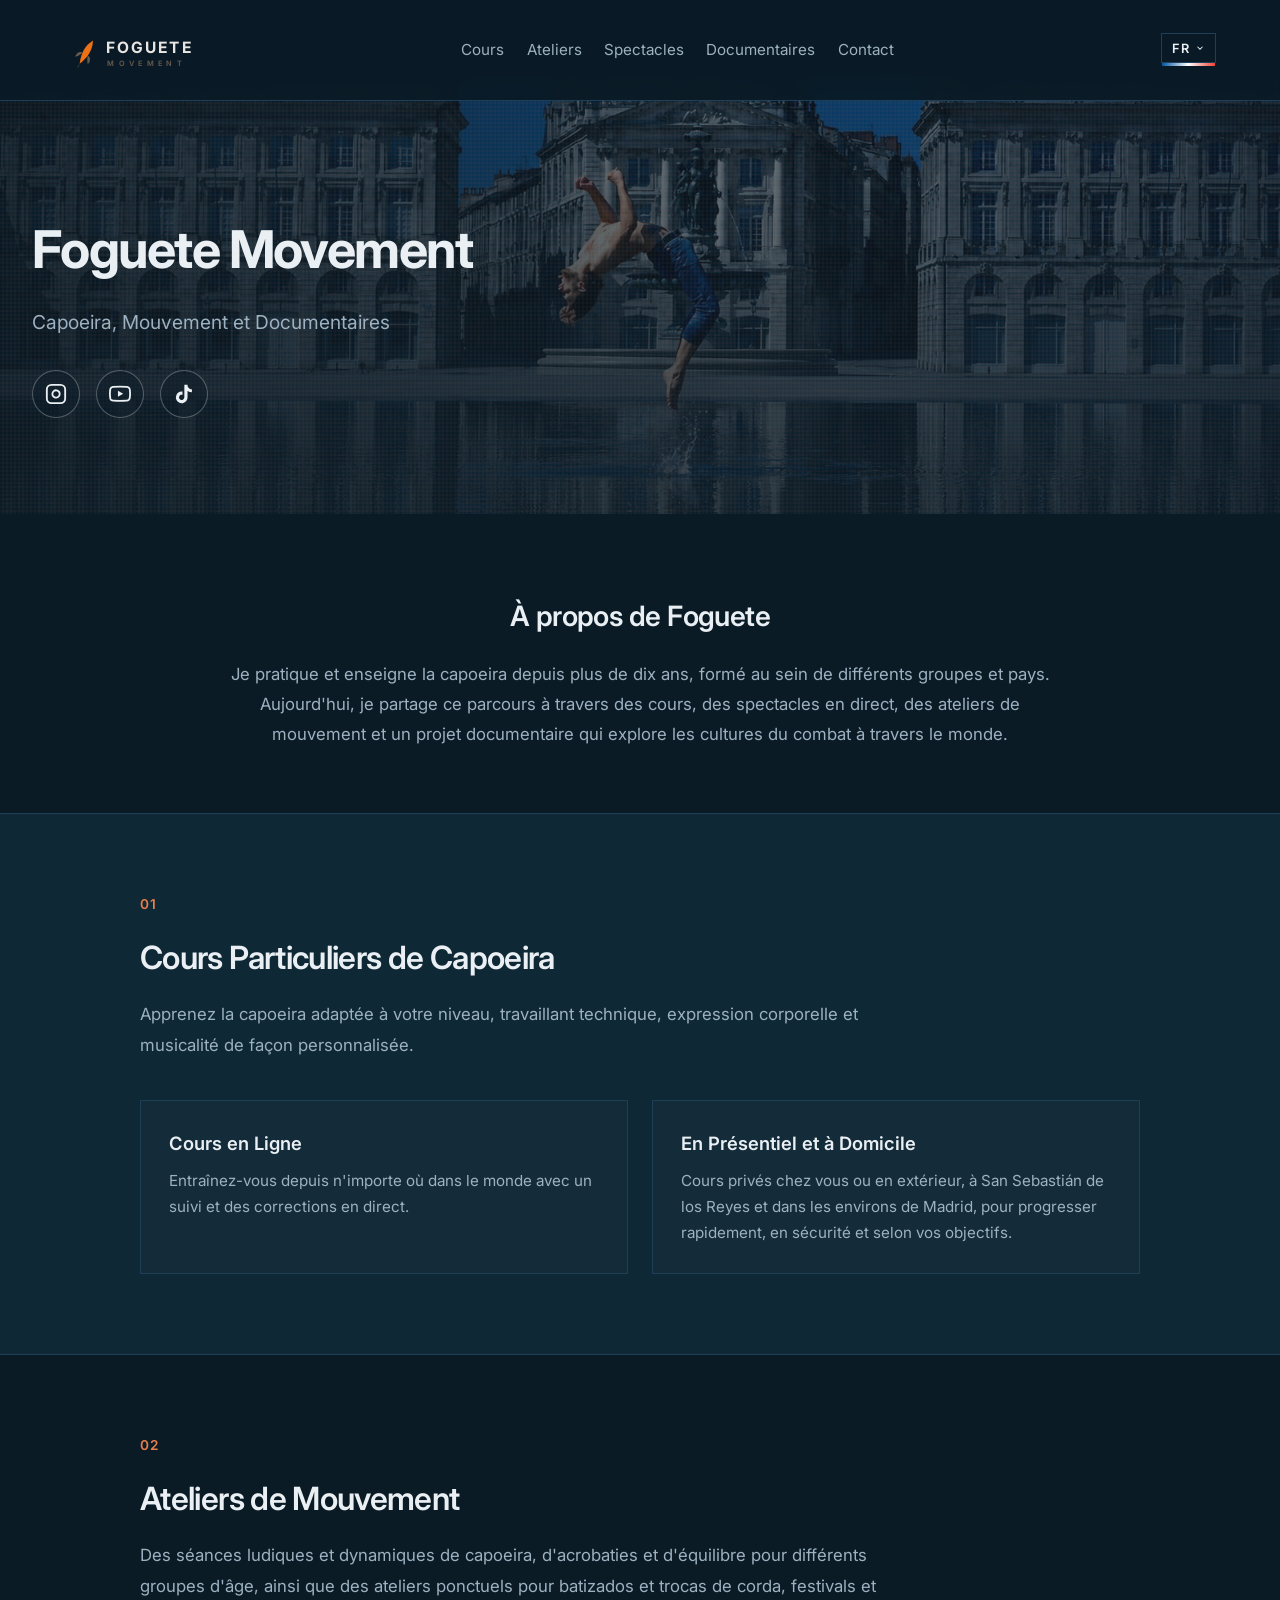
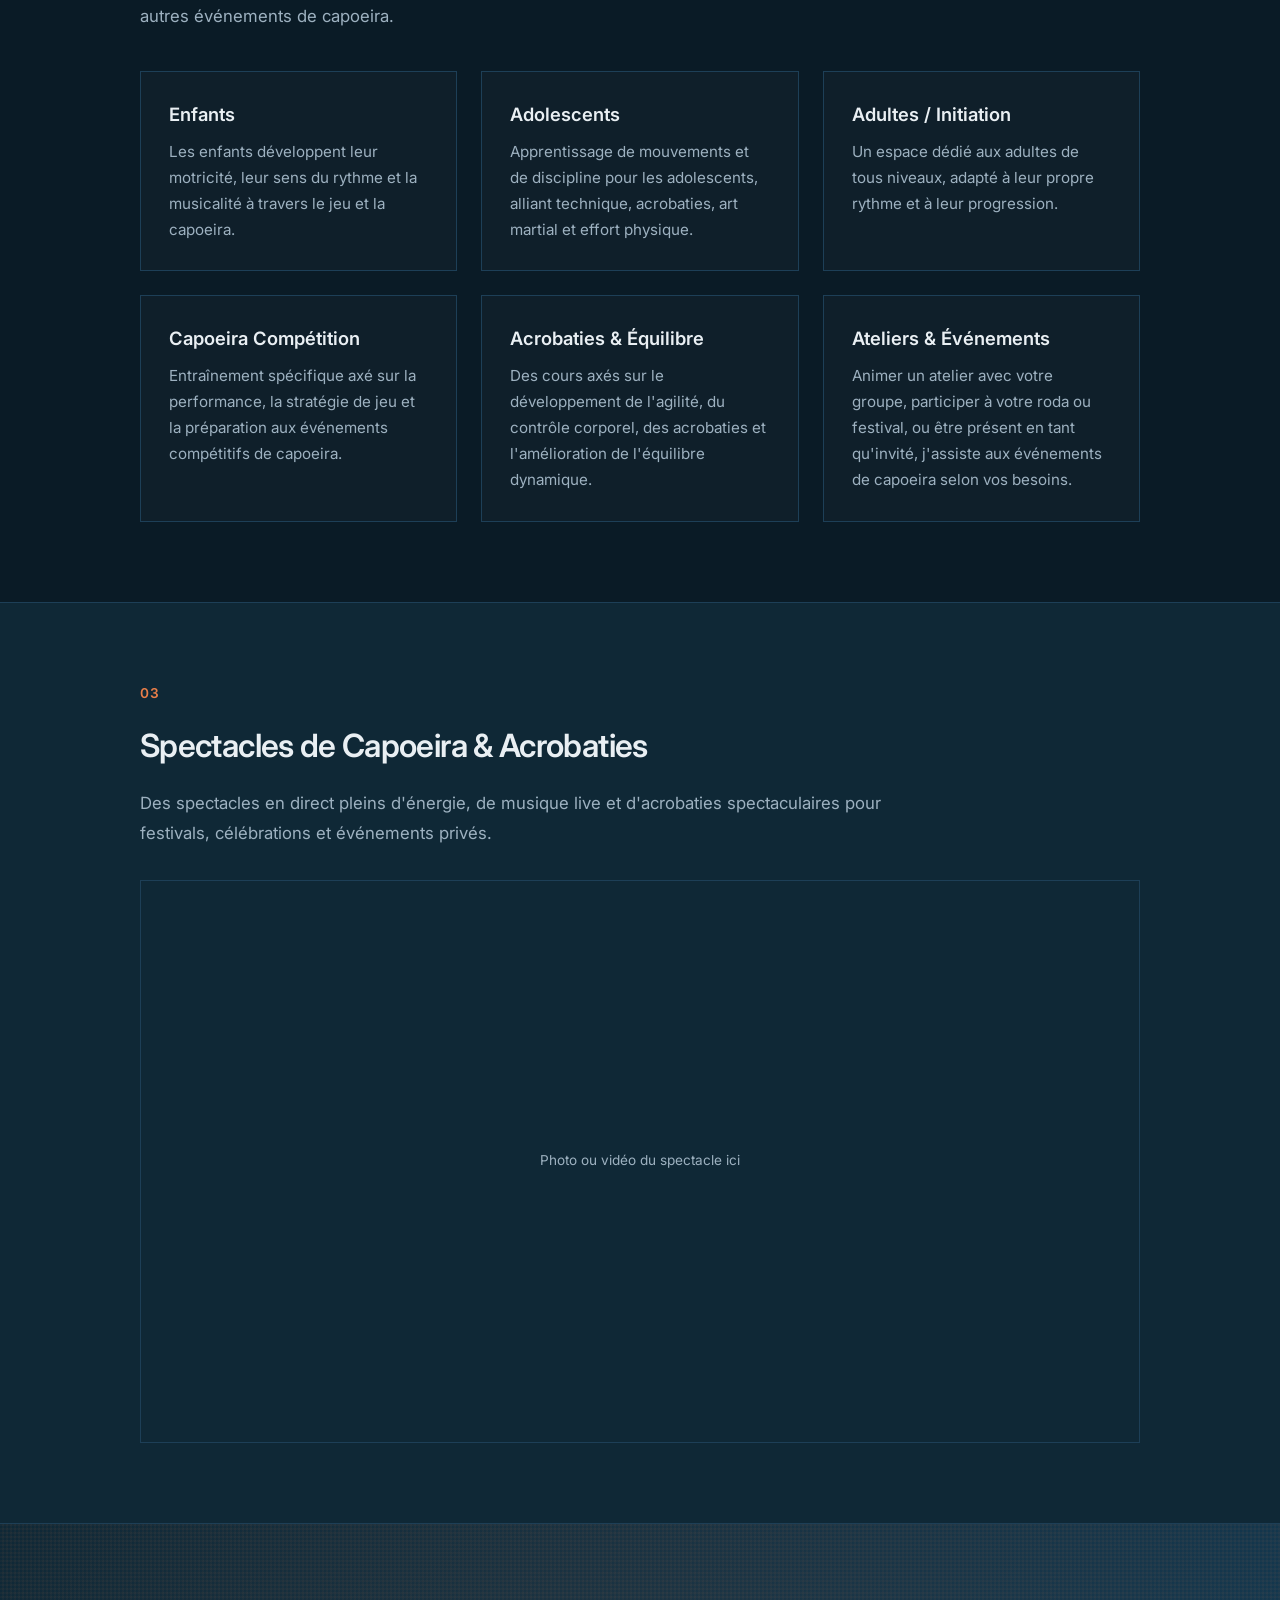
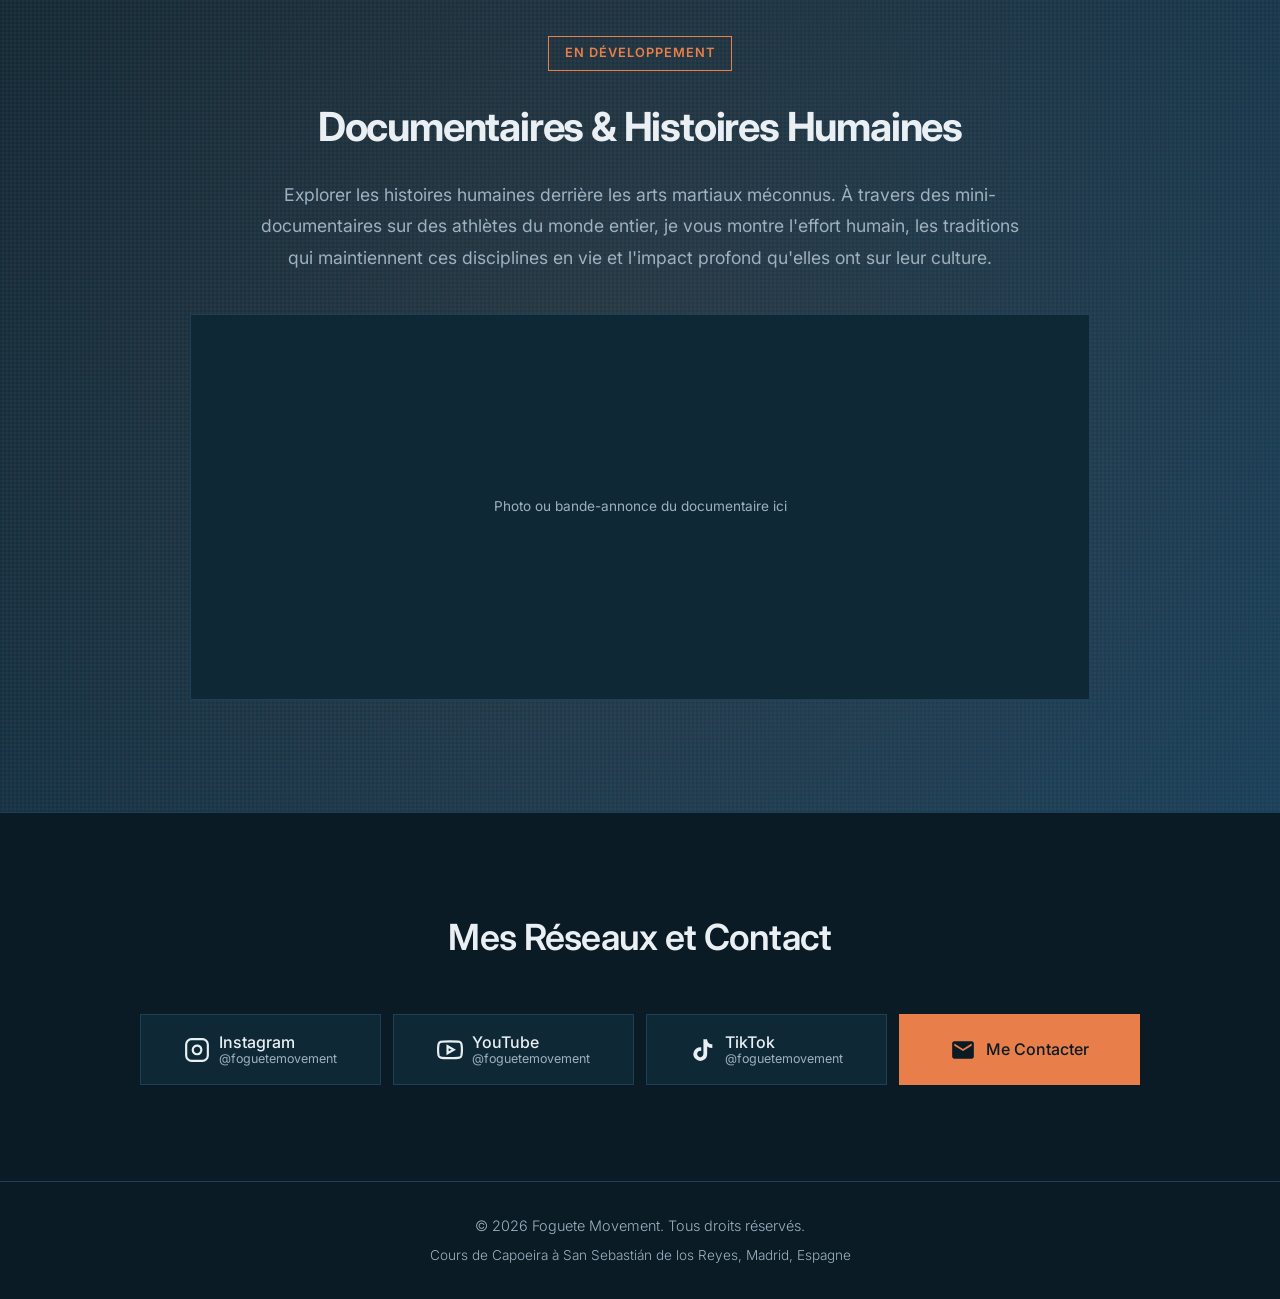
<file: fr/index.html>
<!DOCTYPE html>
<html lang="fr">
<head>
    <meta charset="UTF-8">
    <meta name="viewport" content="width=device-width, initial-scale=1.0">
    <meta name="description" content="Foguete Movement - Cours particuliers de capoeira à San Sebastián de los Reyes, Madrid (en ligne et à domicile), spectacles acrobatiques, ateliers de mouvement et documentaires sur les cultures du combat.">
    <meta name="keywords" content="capoeira, capoeira madrid, cours de capoeira, capoeira san sebastián de los reyes, spectacle capoeira, ateliers de mouvement, documentaire cultures du combat">
    <title>Foguete Movement | Capoeira à San Sebastián de los Reyes, Madrid</title>
    <link rel="canonical" href="https://foguetemovement.com/fr/">
    <link rel="alternate" hreflang="es" href="https://foguetemovement.com/">
    <link rel="alternate" hreflang="fr" href="https://foguetemovement.com/fr/">
    <link rel="alternate" hreflang="pt" href="https://foguetemovement.com/pt/">
    <link rel="alternate" hreflang="en" href="https://foguetemovement.com/en/">
    <link rel="alternate" hreflang="x-default" href="https://foguetemovement.com/">

    <!-- ============ Open Graph (WhatsApp, Facebook, LinkedIn, Instagram) ============ -->
    <meta property="og:type" content="website">
    <meta property="og:site_name" content="Foguete Movement">
    <meta property="og:url" content="https://foguetemovement.com/fr/">
    <meta property="og:title" content="Foguete Movement | Capoeira, Mouvement et Documentaires">
    <meta property="og:description" content="Cours particuliers de capoeira en ligne et à domicile à San Sebastián de los Reyes et Madrid. Spectacles acrobatiques, ateliers de mouvement et documentaires sur les cultures du combat.">
    <!-- IMPORTANTE: sube una imagen 1200x630 px a la raíz del sitio con este nombre.
         Sin ella el enlace se compartirá sin miniatura. Usa una foto tuya de capoeira. -->
    <meta property="og:image" content="https://foguetemovement.com/og-image.jpg">
    <meta property="og:image:width" content="1200">
    <meta property="og:image:height" content="630">
    <meta property="og:image:alt" content="Foguete en un movimiento de capoeira">
    <meta property="og:locale" content="fr_FR">
    <meta property="og:locale:alternate" content="es_ES">
    <meta property="og:locale:alternate" content="pt_PT">
    <meta property="og:locale:alternate" content="en_GB">

    <!-- ============ Twitter / X Card ============ -->
    <meta name="twitter:card" content="summary_large_image">
    <meta name="twitter:title" content="Foguete Movement | Capoeira, Mouvement et Documentaires">
    <meta name="twitter:description" content="Cours particuliers de capoeira en ligne et à domicile à San Sebastián de los Reyes et Madrid. Spectacles acrobatiques, ateliers de mouvement et documentaires sur les cultures du combat.">
    <meta name="twitter:image" content="https://foguetemovement.com/og-image.jpg">

    <link rel="icon" type="image/svg+xml" href="../favicon.svg">

    <link rel="preconnect" href="https://fonts.googleapis.com">
    <link rel="preconnect" href="https://fonts.gstatic.com" crossorigin>
    <link href="https://fonts.googleapis.com/css2?family=Inter:wght@300;400;600;700&display=swap" rel="stylesheet">

    <link rel="stylesheet" href="../css/styles.css">
</head>
<body>
    <!-- SEO: Structured data -->
    <script type="application/ld+json">
    {
      "@context": "https://schema.org",
      "@type": "Person",
      "name": "Foguete",
      "url": "https://foguetemovement.com/",
      "jobTitle": "Instructor de Capoeira",
      "knowsLanguage": ["es", "fr", "pt", "en"],
      "description": "Cours particuliers de capoeira en ligne et à domicile à San Sebastián de los Reyes et Madrid. Spectacles acrobatiques, ateliers de mouvement et documentaires sur les cultures du combat.",
      "inLanguage": "fr",
      "address": {
        "@type": "PostalAddress",
        "addressLocality": "San Sebastián de los Reyes",
        "addressRegion": "Madrid",
        "addressCountry": "ES"
      },
      "areaServed": "San Sebastián de los Reyes, Madrid",
      "sameAs": [
        "https://instagram.com/foguetemovement",
        "https://youtube.com/@foguetemovement",
        "https://tiktok.com/@foguetemovement"
      ]
    }
    </script>

    <nav class="top-nav">
        <div class="nav-container" id="navContainer">
            <a href="#" class="logo" aria-label="Foguete Movement">
                <svg xmlns="http://www.w3.org/2000/svg" viewBox="0 0 150 60" role="img" aria-hidden="true">
                    <defs>
                        <style>
                            .brand-name { font-family: 'Inter', system-ui, -apple-system, sans-serif; font-weight: 700; font-size: 18px; fill: #e8e6e3; letter-spacing: 2.5px; }
                            .brand-sub { font-family: 'Inter', system-ui, -apple-system, sans-serif; font-weight: 600; font-size: 8.5px; fill: #685b4e; letter-spacing: 5px; }
                            .rocket-primary { fill: #ed7117; }
                            .rocket-secondary { fill: #685b4e; }
                        </style>
                    </defs>
                    <g transform="translate(6, 6) scale(0.7) rotate(30, -2.5, 50)">
                        <path class="rocket-secondary" d="M12 28 C 8 28, 4 33, 6 40 C 9 37, 12 32, 13 28 Z" />
                        <path class="rocket-secondary" d="M24 28 C 28 28, 32 33, 30 40 C 27 37, 24 32, 23 28 Z" />
                        <path class="rocket-primary" d="M18 2 C 11 15, 11 30, 18 46 C 25 30, 25 15, 18 2 Z" />
                        <path class="rocket-secondary" d="M18 46 C 17 50, 18 54, 18 54 C 18 54, 19 50, 18 46 Z" />
                    </g>
                    <text x="48" y="34" class="brand-name">FOGUETE</text>
                    <text x="50" y="48" class="brand-sub">MOVEMENT</text>
                </svg>
            </a>

            <ul class="nav-links" id="navLinks">
                <li><a href="#clases" data-i18n="nav_clases">Cours</a></li>
                <li><a href="#talleres" data-i18n="nav_talleres">Ateliers</a></li>
                <li><a href="#shows" data-i18n="nav_shows">Spectacles</a></li>
                <li><a href="#documentales" data-i18n="nav_documentales">Documentaires</a></li>
                <li><a href="#redes" data-i18n="nav_contacto">Contact</a></li>
            </ul>

            <div class="nav-right">
                <button class="nav-toggle" id="navToggle" aria-label="Menu" aria-expanded="false" aria-controls="navLinks">
                    <span></span><span></span><span></span>
                </button>
                <div class="lang-switcher" id="langSwitcher">
                    <button class="lang-trigger" id="langTrigger" data-lang="fr" aria-haspopup="listbox" aria-expanded="false">
                        <span id="langTriggerCode">FR</span>
                        <svg class="lang-chevron" viewBox="0 0 24 24" width="10" height="10" fill="none" stroke="currentColor" stroke-width="2.5">
                            <polyline points="6 9 12 15 18 9"></polyline>
                        </svg>
                        <span class="lang-flag-strip"></span>
                    </button>
                    <ul class="lang-menu" id="langMenu">
                        <li><a class="lang-option" data-lang="es" hreflang="es" href="../">ES</a></li>
                        <li><a class="lang-option active" data-lang="fr" hreflang="fr" href="../fr/" aria-current="page">FR</a></li>
                        <li><a class="lang-option" data-lang="pt" hreflang="pt" href="../pt/">PT</a></li>
                        <li><a class="lang-option" data-lang="en" hreflang="en" href="../en/">EN</a></li>
                    </ul>
                </div>
            </div>
        </div>
    </nav>

    <header>
        <h1>Foguete Movement</h1>
        <p class="subtitle" data-i18n="hero_subtitle">Capoeira, Mouvement et Documentaires</p>
        <!-- Hero quick-access social icons -->
        <div class="hero-social">
            <a href="https://instagram.com/foguetemovement" target="_blank" rel="noopener noreferrer" aria-label="Instagram">
                <svg viewBox="0 0 24 24" stroke-width="2">
                    <rect class="hs-stroke" x="2" y="2" width="20" height="20" rx="5" ry="5"></rect>
                    <path class="hs-stroke" d="M16 11.37A4 4 0 1 1 12.63 8 4 4 0 0 1 16 11.37z"></path>
                    <line class="hs-stroke" x1="17.5" y1="6.5" x2="17.51" y2="6.5"></line>
                </svg>
            </a>
            <a href="https://youtube.com/@foguetemovement" target="_blank" rel="noopener noreferrer" aria-label="YouTube">
                <svg viewBox="0 0 24 24" stroke-width="2">
                    <path class="hs-stroke" d="M22.54 6.42a2.78 2.78 0 0 0-1.94-2C18.88 4 12 4 12 4s-6.88 0-8.6.46a2.78 2.78 0 0 0-1.94 2A29 29 0 0 0 1 11.75a29 29 0 0 0 .46 5.33A2.78 2.78 0 0 0 3.4 19c1.72.46 8.6.46 8.6.46s6.88 0 8.6-.46a2.78 2.78 0 0 0 1.94-2 29 29 0 0 0 .46-5.25 29 29 0 0 0-.46-5.33z"></path>
                    <polygon class="hs-fill" points="9.75 15.02 15.5 11.75 9.75 8.48 9.75 15.02"></polygon>
                </svg>
            </a>
            <a href="https://tiktok.com/@foguetemovement" target="_blank" rel="noopener noreferrer" aria-label="TikTok">
                <svg viewBox="0 0 24 24">
                    <path class="hs-fill" d="M19.59 6.69a4.83 4.83 0 0 1-3.77-4.25V2h-3.45v13.67a2.89 2.89 0 0 1-5.2 1.74 2.89 2.89 0 0 1 2.31-4.64 2.93 2.93 0 0 1 .88.13V9.4a6.84 6.84 0 0 0-1-.05A6.33 6.33 0 0 0 5 20.1a6.34 6.34 0 0 0 10.86-4.43v-7a8.16 8.16 0 0 0 4.77 1.52v-3.4a4.85 4.85 0 0 1-1-.1z"/>
                </svg>
            </a>
        </div>
    </header>

    <main>
        <!-- About Me -->
        <section id="about" class="about-section reveal">
          <div class="about-inner">
            <h2 data-i18n="about_heading">À propos de Foguete</h2>
            <p data-i18n="about_text">Je pratique et enseigne la capoeira depuis plus de dix ans, formé au sein de différents groupes et pays. Aujourd'hui, je partage ce parcours à travers des cours, des spectacles en direct, des ateliers de mouvement et un projet documentaire qui explore les cultures du combat à travers le monde.</p>
          </div>
        </section>

        <!-- 01 · Clases -->
        <section id="clases" class="service-section reveal">
          <div class="service-inner">
            <span class="service-number">01</span>
            <h2 data-i18n="clases_heading">Cours Particuliers de Capoeira</h2>
            <p data-i18n="clases_text">Apprenez la capoeira adaptée à votre niveau, travaillant technique, expression corporelle et musicalité de façon personnalisée.</p>
            <div class="sub-services">
                <article>
                    <h3 data-i18n="clases_online_heading">Cours en Ligne</h3>
                    <p data-i18n="clases_online_text">Entraînez-vous depuis n'importe où dans le monde avec un suivi et des corrections en direct.</p>
                </article>
                <article>
                    <h3 data-i18n="clases_presencial_heading">En Présentiel et à Domicile</h3>
                    <p data-i18n="clases_presencial_text">Cours privés chez vous ou en extérieur, à San Sebastián de los Reyes et dans les environs de Madrid, pour progresser rapidement, en sécurité et selon vos objectifs.</p>
                </article>
            </div>
          </div>
        </section>

        <!-- 02 · Talleres -->
        <section id="talleres" class="service-section reveal">
          <div class="service-inner">
            <span class="service-number">02</span>
            <h2 data-i18n="talleres_heading">Ateliers de Mouvement</h2>
            <p data-i18n="talleres_text">Des séances ludiques et dynamiques de capoeira, d'acrobaties et d'équilibre pour différents groupes d'âge, ainsi que des ateliers ponctuels pour batizados et trocas de corda, festivals et autres événements de capoeira.</p>
            <div class="sub-services">
                <article>
                    <h3 data-i18n="talleres_infantil_heading">Enfants</h3>
                    <p data-i18n="talleres_infantil_text">Les enfants développent leur motricité, leur sens du rythme et la musicalité à travers le jeu et la capoeira.</p>
                </article>
                <article>
                    <h3 data-i18n="talleres_adolescentes_heading">Adolescents</h3>
                    <p data-i18n="talleres_adolescentes_text">Apprentissage de mouvements et de discipline pour les adolescents, alliant technique, acrobaties, art martial et effort physique.</p>
                </article>
                <article>
                    <h3 data-i18n="talleres_adultos_heading">Adultes / Initiation</h3>
                    <p data-i18n="talleres_adultos_text">Un espace dédié aux adultes de tous niveaux, adapté à leur propre rythme et à leur progression.</p>
                </article>
                <article>
                    <h3 data-i18n="talleres_competicion_heading">Capoeira Compétition</h3>
                    <p data-i18n="talleres_competicion_text">Entraînement spécifique axé sur la performance, la stratégie de jeu et la préparation aux événements compétitifs de capoeira.</p>
                </article>
                <article>
                    <h3 data-i18n="talleres_acrobacias_heading">Acrobaties &amp; Équilibre</h3>
                    <p data-i18n="talleres_acrobacias_text">Des cours axés sur le développement de l'agilité, du contrôle corporel, des acrobaties et l'amélioration de l'équilibre dynamique.</p>
                </article>
                <article>
                    <h3 data-i18n="talleres_eventos_heading">Ateliers &amp; Événements</h3>
                    <p data-i18n="talleres_eventos_text">Animer un atelier avec votre groupe, participer à votre roda ou festival, ou être présent en tant qu'invité, j'assiste aux événements de capoeira selon vos besoins.</p>
                </article>
            </div>
          </div>
        </section>

        <!-- 03 · Shows -->
        <section id="shows" class="service-section reveal">
          <div class="service-inner">
            <span class="service-number">03</span>
            <h2 data-i18n="shows_heading">Spectacles de Capoeira &amp; Acrobaties</h2>
            <p data-i18n="shows_text">Des spectacles en direct pleins d'énergie, de musique live et d'acrobaties spectaculaires pour festivals, célébrations et événements privés.</p>
            <!-- Replace with: <img src="show-photo.jpg" alt="Show de capoeira y acrobacias"> -->
            <!-- Or swap the whole div for: <div class="media-frame"><iframe src="YOUTUBE_EMBED_URL"></iframe></div> -->
            <div class="media-frame" data-i18n="shows_media_placeholder">Photo ou vidéo du spectacle ici</div>
          </div>
        </section>

        <!-- Documentales -->
        <section id="documentales" class="documentales-highlight reveal">
            <div class="documentales-inner">
                <span class="documentales-tag" data-i18n="documentales_tag">En Développement</span>
                <h2 data-i18n="documentales_heading">Documentaires &amp; Histoires Humaines</h2>
                <p data-i18n="documentales_text">Explorer les histoires humaines derrière les arts martiaux méconnus. À travers des mini-documentaires sur des athlètes du monde entier, je vous montre l'effort humain, les traditions qui maintiennent ces disciplines en vie et l'impact profond qu'elles ont sur leur culture.</p>
                <!-- Replace with: <img src="documental-still.jpg" alt="Fotograma del documental Foguete Movement"> -->
                <div class="media-frame cinematic" data-i18n="documentales_media_placeholder">Photo ou bande-annonce du documentaire ici</div>
            </div>
        </section>

        <!-- Redes y Contacto -->
        <section id="redes" class="social-section reveal">
            <h2 data-i18n="social_heading">Mes Réseaux et Contact</h2>
            <div class="social-links">
                <a href="https://instagram.com/foguetemovement" class="btn" target="_blank" rel="noopener noreferrer">
                    <svg class="social-icon" viewBox="0 0 24 24" fill="none" stroke="currentColor" stroke-width="2">
                        <rect x="2" y="2" width="20" height="20" rx="5" ry="5"></rect>
                        <path d="M16 11.37A4 4 0 1 1 12.63 8 4 4 0 0 1 16 11.37z"></path>
                        <line x1="17.5" y1="6.5" x2="17.51" y2="6.5"></line>
                    </svg>
                    <span class="social-text">
                        <span class="social-name">Instagram</span>
                        <span class="social-handle">@foguetemovement</span>
                    </span>
                </a>
                <a href="https://youtube.com/@foguetemovement" class="btn" target="_blank" rel="noopener noreferrer">
                    <svg class="social-icon" viewBox="0 0 24 24" fill="none" stroke="currentColor" stroke-width="2">
                        <path d="M22.54 6.42a2.78 2.78 0 0 0-1.94-2C18.88 4 12 4 12 4s-6.88 0-8.6.46a2.78 2.78 0 0 0-1.94 2A29 29 0 0 0 1 11.75a29 29 0 0 0 .46 5.33A2.78 2.78 0 0 0 3.4 19c1.72.46 8.6.46 8.6.46s6.88 0 8.6-.46a2.78 2.78 0 0 0 1.94-2 29 29 0 0 0 .46-5.25 29 29 0 0 0-.46-5.33z"></path>
                        <polygon points="9.75 15.02 15.5 11.75 9.75 8.48 9.75 15.02"></polygon>
                    </svg>
                    <span class="social-text">
                        <span class="social-name">YouTube</span>
                        <span class="social-handle">@foguetemovement</span>
                    </span>
                </a>
                <a href="https://tiktok.com/@foguetemovement" class="btn" target="_blank" rel="noopener noreferrer">
                    <svg class="social-icon-fill" viewBox="0 0 24 24">
                        <path d="M19.59 6.69a4.83 4.83 0 0 1-3.77-4.25V2h-3.45v13.67a2.89 2.89 0 0 1-5.2 1.74 2.89 2.89 0 0 1 2.31-4.64 2.93 2.93 0 0 1 .88.13V9.4a6.84 6.84 0 0 0-1-.05A6.33 6.33 0 0 0 5 20.1a6.34 6.34 0 0 0 10.86-4.43v-7a8.16 8.16 0 0 0 4.77 1.52v-3.4a4.85 4.85 0 0 1-1-.1z"/>
                    </svg>
                    <span class="social-text">
                        <span class="social-name">TikTok</span>
                        <span class="social-handle">@foguetemovement</span>
                    </span>
                </a>
                <!-- Sin href: la dirección se ensambla por JS al final del body para
                     que no aparezca en texto plano en el HTML (anti-recolectores de spam). -->
                <a id="contactBtn" class="btn contact-btn" role="link" tabindex="0">
                    <svg class="social-icon-fill" viewBox="0 0 24 24">
                        <path d="M20 4H4c-1.1 0-2 .9-2 2v12c0 1.1.9 2 2 2h16c1.1 0 2-.9 2-2V6c0-1.1-.9-2-2-2zm0 4l-8 5-8-5V6l8 5 8-5v2z"/>
                    </svg>
                    <span class="social-text">
                        <span class="social-name" data-i18n="btn_contact">Me Contacter</span>
                    </span>
                </a>
            </div>
        </section>
    </main>

    <footer>
        <p data-i18n="footer_rights">© 2026 Foguete Movement. Tous droits réservés.</p>
        <p style="font-size: 0.85rem; margin-top: 0.5rem;" data-i18n="footer_location">Cours de Capoeira à San Sebastián de los Reyes, Madrid, Espagne</p>
    </footer>

    <script src="../js/main.js"></script>
</body>
</html>
</file>
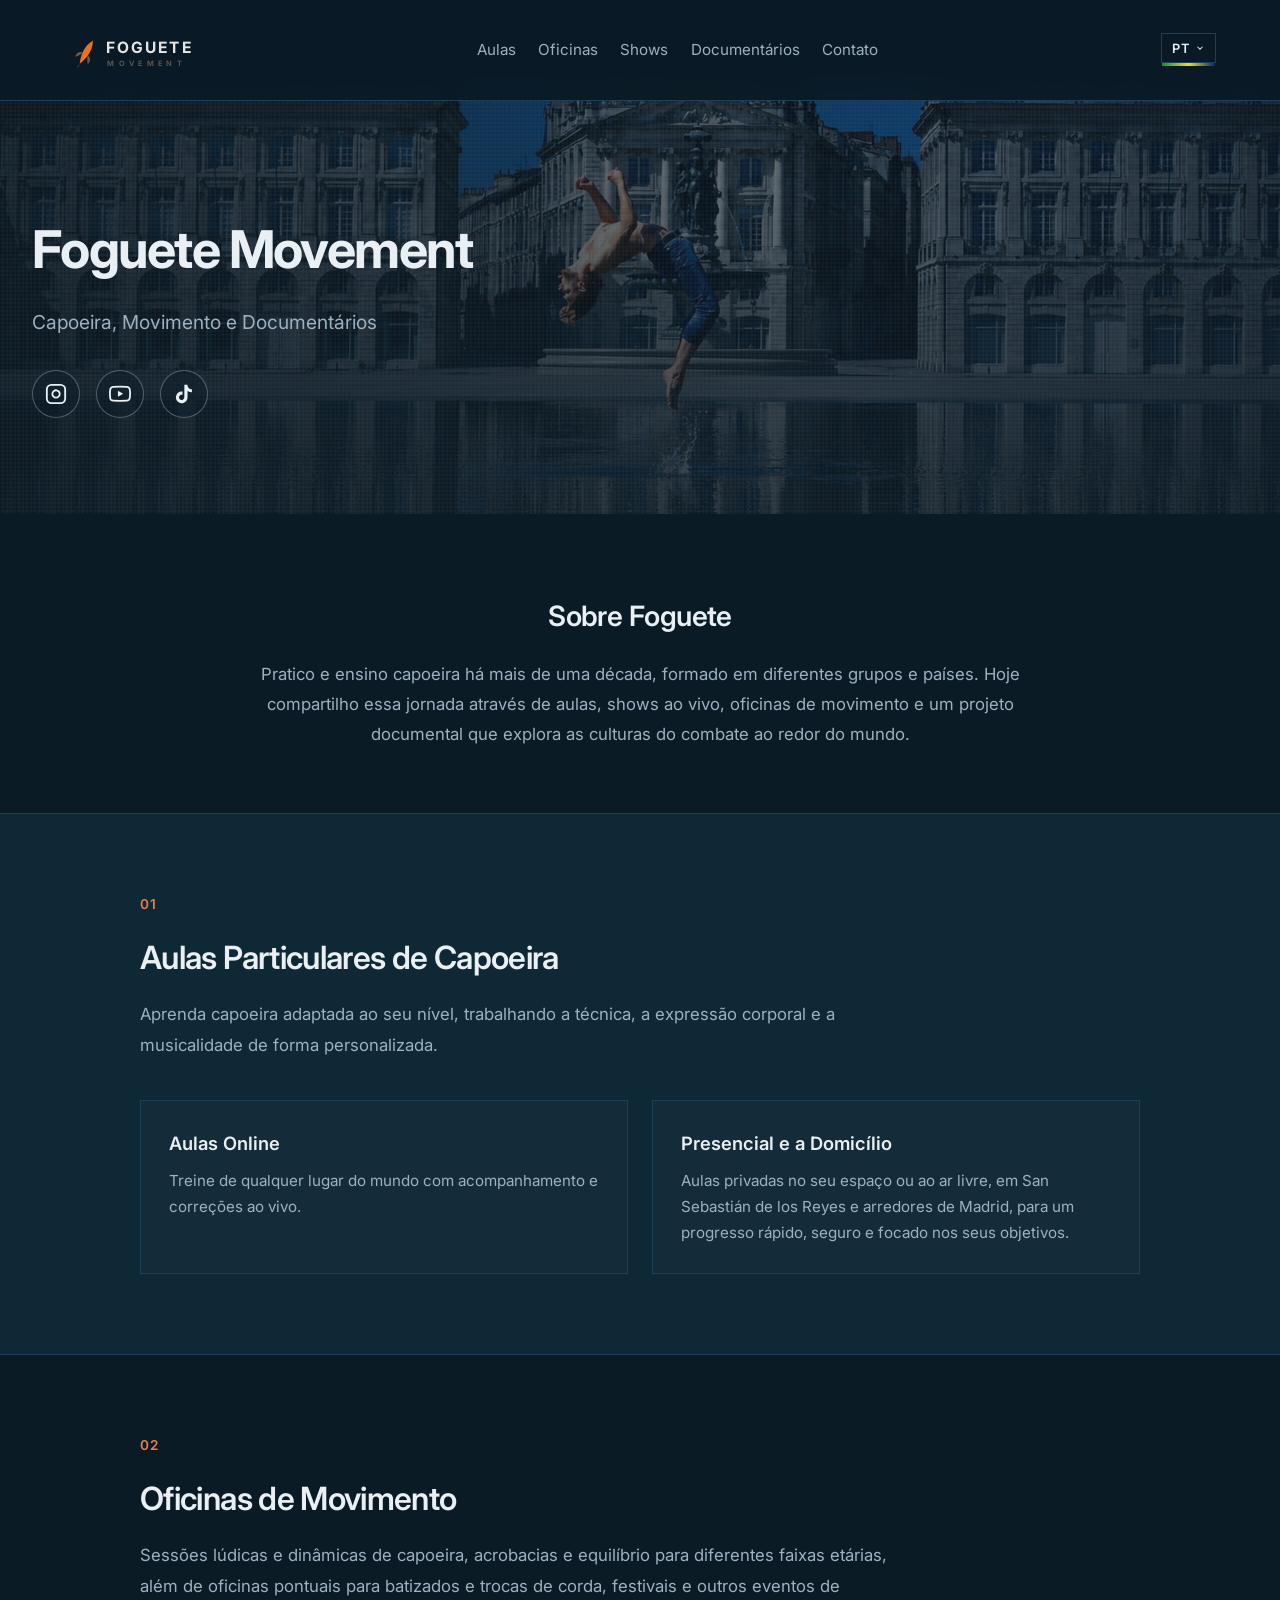
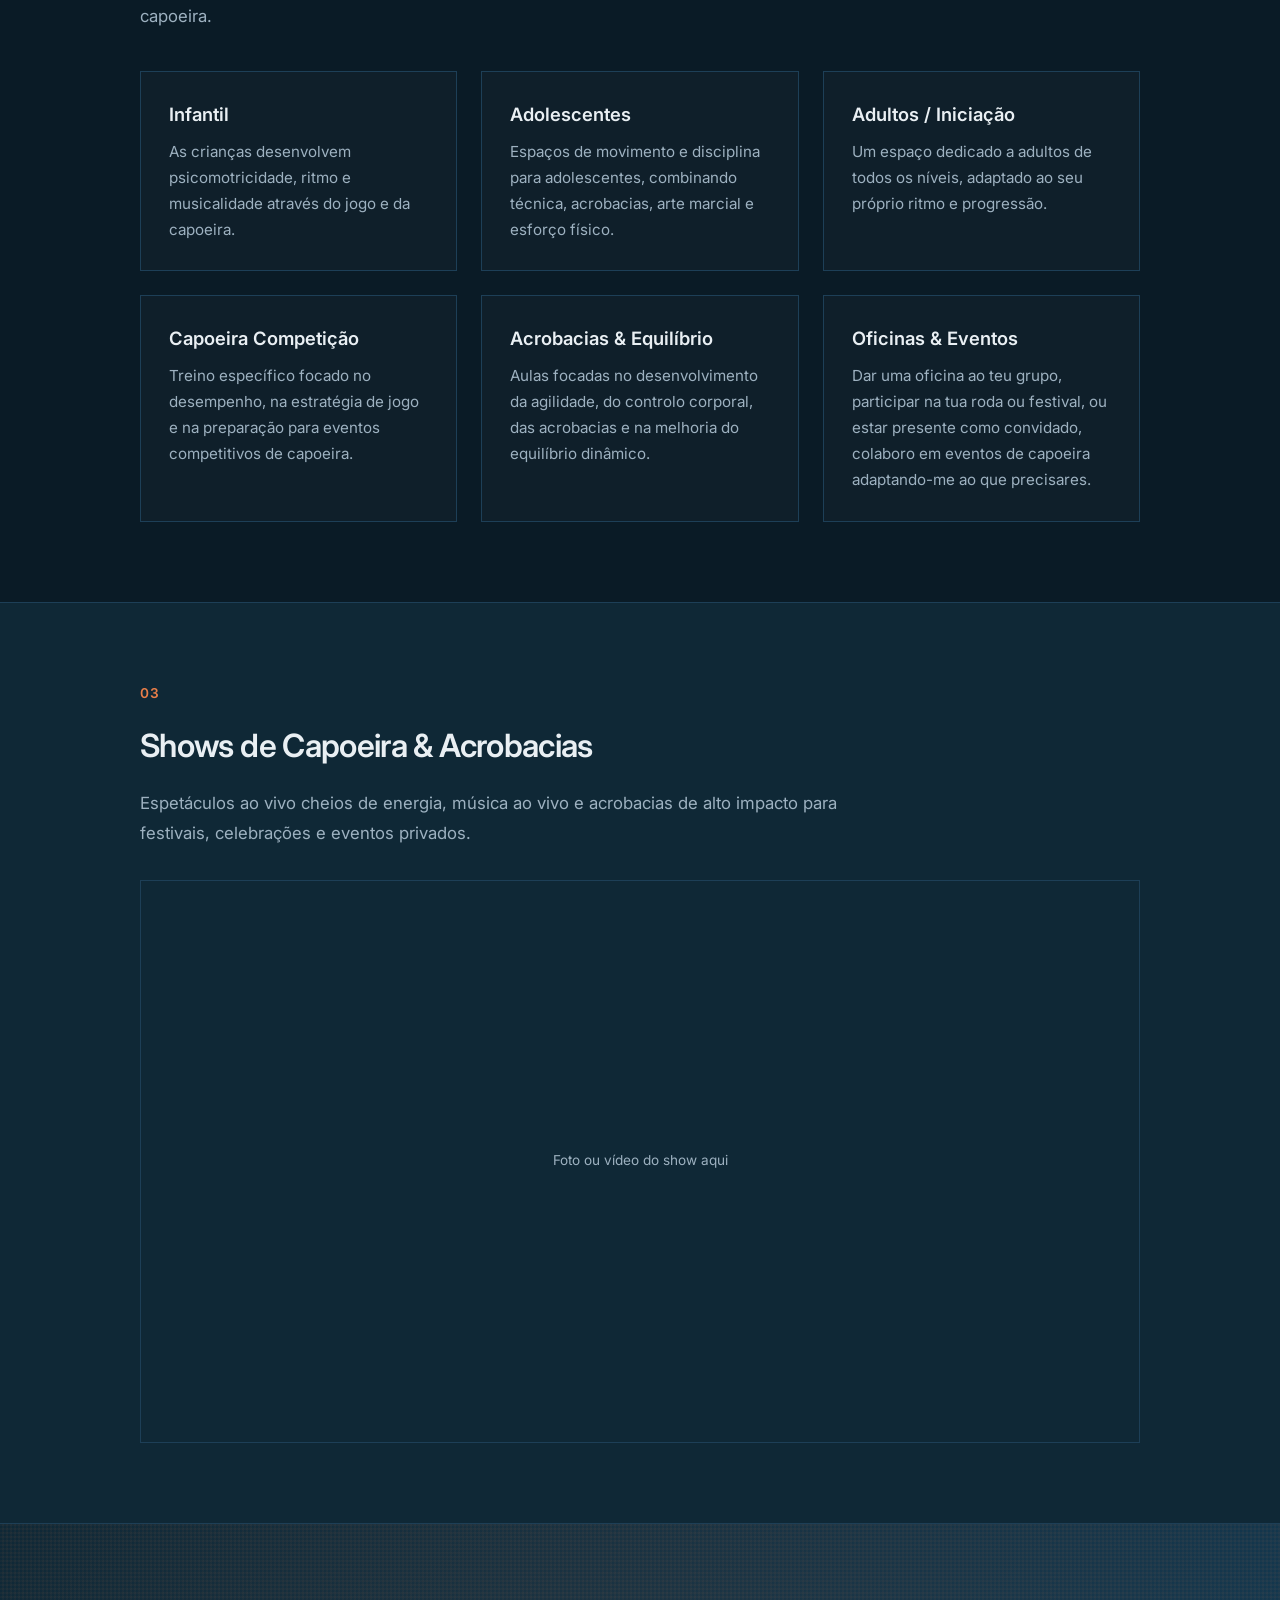
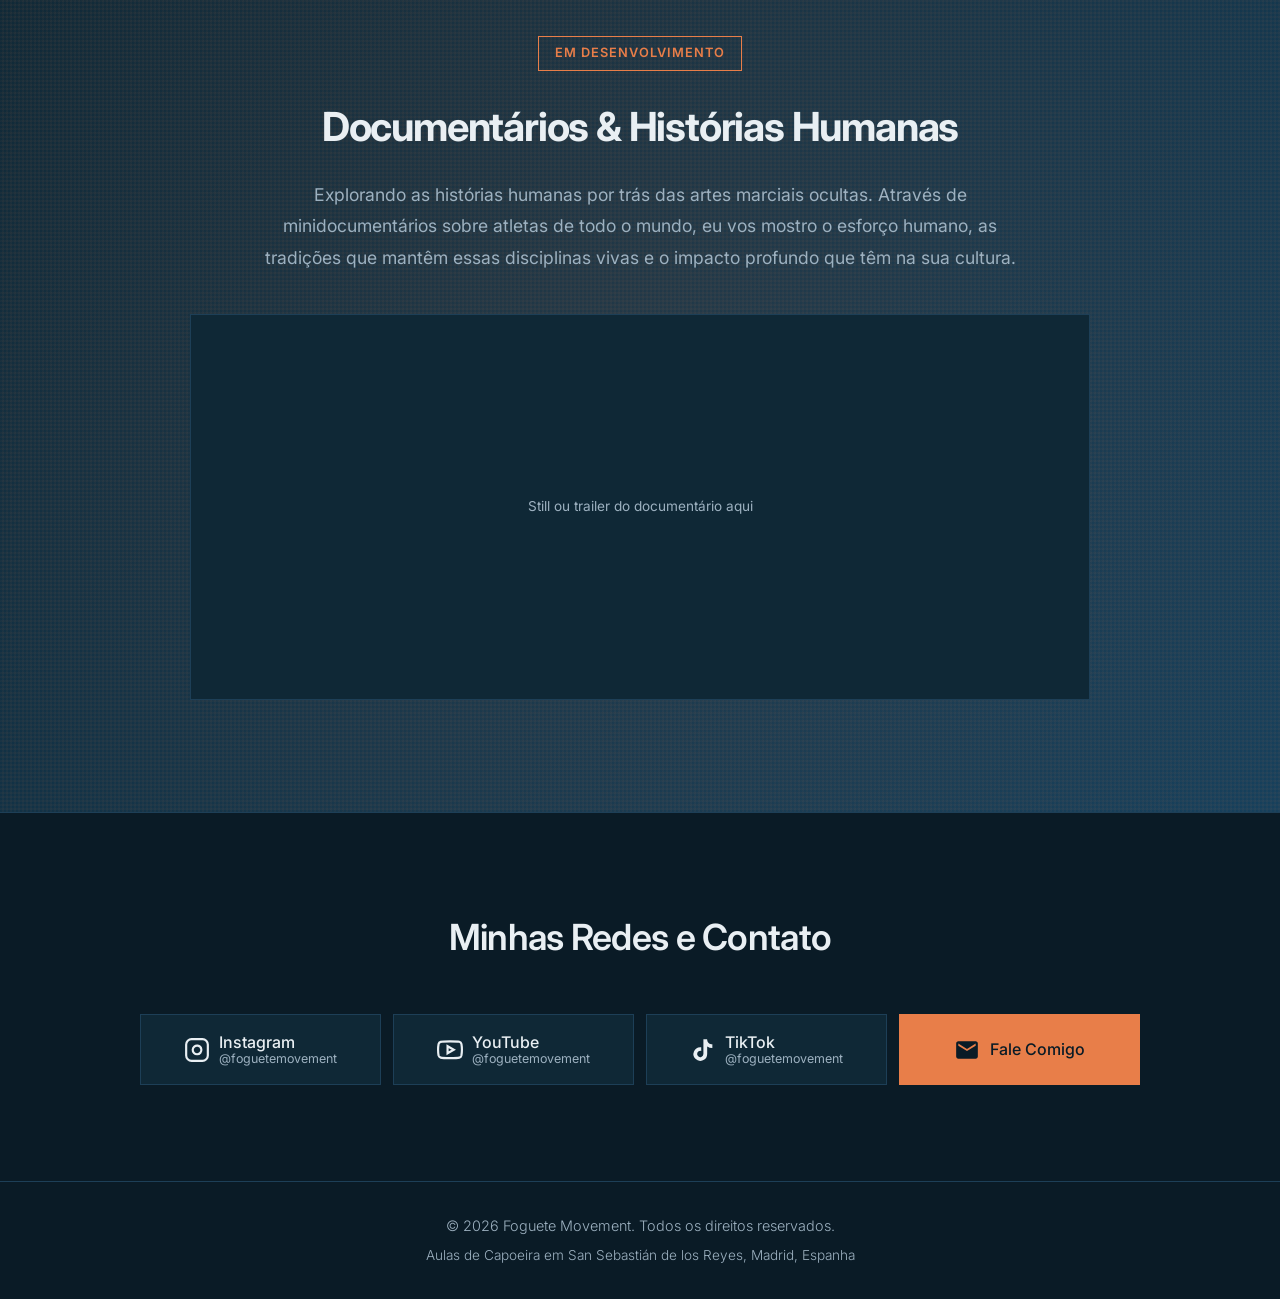
<file: pt/index.html>
<!DOCTYPE html>
<html lang="pt">
<head>
    <meta charset="UTF-8">
    <meta name="viewport" content="width=device-width, initial-scale=1.0">
    <meta name="description" content="Foguete Movement - Aulas particulares de capoeira em San Sebastián de los Reyes, Madrid (online e ao domicílio), shows acrobáticos, oficinas de movimento e documentários sobre culturas do combate.">
    <meta name="keywords" content="capoeira, capoeira madrid, aulas de capoeira, capoeira san sebastián de los reyes, show capoeira, oficinas de movimento, documentário culturas do combate">
    <title>Foguete Movement | Capoeira em San Sebastián de los Reyes, Madrid</title>
    <link rel="canonical" href="https://foguetemovement.com/pt/">
    <link rel="alternate" hreflang="es" href="https://foguetemovement.com/">
    <link rel="alternate" hreflang="fr" href="https://foguetemovement.com/fr/">
    <link rel="alternate" hreflang="pt" href="https://foguetemovement.com/pt/">
    <link rel="alternate" hreflang="en" href="https://foguetemovement.com/en/">
    <link rel="alternate" hreflang="x-default" href="https://foguetemovement.com/">

    <!-- ============ Open Graph (WhatsApp, Facebook, LinkedIn, Instagram) ============ -->
    <meta property="og:type" content="website">
    <meta property="og:site_name" content="Foguete Movement">
    <meta property="og:url" content="https://foguetemovement.com/pt/">
    <meta property="og:title" content="Foguete Movement | Capoeira, Movimento e Documentários">
    <meta property="og:description" content="Aulas particulares de capoeira online e ao domicílio em San Sebastián de los Reyes e Madrid. Shows acrobáticos, oficinas de movimento e documentários sobre culturas do combate.">
    <!-- IMPORTANTE: sube una imagen 1200x630 px a la raíz del sitio con este nombre.
         Sin ella el enlace se compartirá sin miniatura. Usa una foto tuya de capoeira. -->
    <meta property="og:image" content="https://foguetemovement.com/og-image.jpg">
    <meta property="og:image:width" content="1200">
    <meta property="og:image:height" content="630">
    <meta property="og:image:alt" content="Foguete en un movimiento de capoeira">
    <meta property="og:locale" content="pt_PT">
    <meta property="og:locale:alternate" content="es_ES">
    <meta property="og:locale:alternate" content="fr_FR">
    <meta property="og:locale:alternate" content="en_GB">

    <!-- ============ Twitter / X Card ============ -->
    <meta name="twitter:card" content="summary_large_image">
    <meta name="twitter:title" content="Foguete Movement | Capoeira, Movimento e Documentários">
    <meta name="twitter:description" content="Aulas particulares de capoeira online e ao domicílio em San Sebastián de los Reyes e Madrid. Shows acrobáticos, oficinas de movimento e documentários sobre culturas do combate.">
    <meta name="twitter:image" content="https://foguetemovement.com/og-image.jpg">

    <link rel="icon" type="image/svg+xml" href="../favicon.svg">

    <link rel="preconnect" href="https://fonts.googleapis.com">
    <link rel="preconnect" href="https://fonts.gstatic.com" crossorigin>
    <link href="https://fonts.googleapis.com/css2?family=Inter:wght@300;400;600;700&display=swap" rel="stylesheet">

    <link rel="stylesheet" href="../css/styles.css">
</head>
<body>
    <!-- SEO: Structured data -->
    <script type="application/ld+json">
    {
      "@context": "https://schema.org",
      "@type": "Person",
      "name": "Foguete",
      "url": "https://foguetemovement.com/",
      "jobTitle": "Instructor de Capoeira",
      "knowsLanguage": ["es", "fr", "pt", "en"],
      "description": "Aulas particulares de capoeira online e ao domicílio em San Sebastián de los Reyes e Madrid. Shows acrobáticos, oficinas de movimento e documentários sobre culturas do combate.",
      "inLanguage": "pt",
      "address": {
        "@type": "PostalAddress",
        "addressLocality": "San Sebastián de los Reyes",
        "addressRegion": "Madrid",
        "addressCountry": "ES"
      },
      "areaServed": "San Sebastián de los Reyes, Madrid",
      "sameAs": [
        "https://instagram.com/foguetemovement",
        "https://youtube.com/@foguetemovement",
        "https://tiktok.com/@foguetemovement"
      ]
    }
    </script>

    <nav class="top-nav">
        <div class="nav-container" id="navContainer">
            <a href="#" class="logo" aria-label="Foguete Movement">
                <svg xmlns="http://www.w3.org/2000/svg" viewBox="0 0 150 60" role="img" aria-hidden="true">
                    <defs>
                        <style>
                            .brand-name { font-family: 'Inter', system-ui, -apple-system, sans-serif; font-weight: 700; font-size: 18px; fill: #e8e6e3; letter-spacing: 2.5px; }
                            .brand-sub { font-family: 'Inter', system-ui, -apple-system, sans-serif; font-weight: 600; font-size: 8.5px; fill: #685b4e; letter-spacing: 5px; }
                            .rocket-primary { fill: #ed7117; }
                            .rocket-secondary { fill: #685b4e; }
                        </style>
                    </defs>
                    <g transform="translate(6, 6) scale(0.7) rotate(30, -2.5, 50)">
                        <path class="rocket-secondary" d="M12 28 C 8 28, 4 33, 6 40 C 9 37, 12 32, 13 28 Z" />
                        <path class="rocket-secondary" d="M24 28 C 28 28, 32 33, 30 40 C 27 37, 24 32, 23 28 Z" />
                        <path class="rocket-primary" d="M18 2 C 11 15, 11 30, 18 46 C 25 30, 25 15, 18 2 Z" />
                        <path class="rocket-secondary" d="M18 46 C 17 50, 18 54, 18 54 C 18 54, 19 50, 18 46 Z" />
                    </g>
                    <text x="48" y="34" class="brand-name">FOGUETE</text>
                    <text x="50" y="48" class="brand-sub">MOVEMENT</text>
                </svg>
            </a>

            <ul class="nav-links" id="navLinks">
                <li><a href="#clases" data-i18n="nav_clases">Aulas</a></li>
                <li><a href="#talleres" data-i18n="nav_talleres">Oficinas</a></li>
                <li><a href="#shows" data-i18n="nav_shows">Shows</a></li>
                <li><a href="#documentales" data-i18n="nav_documentales">Documentários</a></li>
                <li><a href="#redes" data-i18n="nav_contacto">Contato</a></li>
            </ul>

            <div class="nav-right">
                <button class="nav-toggle" id="navToggle" aria-label="Menu" aria-expanded="false" aria-controls="navLinks">
                    <span></span><span></span><span></span>
                </button>
                <div class="lang-switcher" id="langSwitcher">
                    <button class="lang-trigger" id="langTrigger" data-lang="pt" aria-haspopup="listbox" aria-expanded="false">
                        <span id="langTriggerCode">PT</span>
                        <svg class="lang-chevron" viewBox="0 0 24 24" width="10" height="10" fill="none" stroke="currentColor" stroke-width="2.5">
                            <polyline points="6 9 12 15 18 9"></polyline>
                        </svg>
                        <span class="lang-flag-strip"></span>
                    </button>
                    <ul class="lang-menu" id="langMenu">
                        <li><a class="lang-option" data-lang="es" hreflang="es" href="../">ES</a></li>
                        <li><a class="lang-option" data-lang="fr" hreflang="fr" href="../fr/">FR</a></li>
                        <li><a class="lang-option active" data-lang="pt" hreflang="pt" href="../pt/" aria-current="page">PT</a></li>
                        <li><a class="lang-option" data-lang="en" hreflang="en" href="../en/">EN</a></li>
                    </ul>
                </div>
            </div>
        </div>
    </nav>

    <header>
        <h1>Foguete Movement</h1>
        <p class="subtitle" data-i18n="hero_subtitle">Capoeira, Movimento e Documentários</p>
        <!-- Hero quick-access social icons -->
        <div class="hero-social">
            <a href="https://instagram.com/foguetemovement" target="_blank" rel="noopener noreferrer" aria-label="Instagram">
                <svg viewBox="0 0 24 24" stroke-width="2">
                    <rect class="hs-stroke" x="2" y="2" width="20" height="20" rx="5" ry="5"></rect>
                    <path class="hs-stroke" d="M16 11.37A4 4 0 1 1 12.63 8 4 4 0 0 1 16 11.37z"></path>
                    <line class="hs-stroke" x1="17.5" y1="6.5" x2="17.51" y2="6.5"></line>
                </svg>
            </a>
            <a href="https://youtube.com/@foguetemovement" target="_blank" rel="noopener noreferrer" aria-label="YouTube">
                <svg viewBox="0 0 24 24" stroke-width="2">
                    <path class="hs-stroke" d="M22.54 6.42a2.78 2.78 0 0 0-1.94-2C18.88 4 12 4 12 4s-6.88 0-8.6.46a2.78 2.78 0 0 0-1.94 2A29 29 0 0 0 1 11.75a29 29 0 0 0 .46 5.33A2.78 2.78 0 0 0 3.4 19c1.72.46 8.6.46 8.6.46s6.88 0 8.6-.46a2.78 2.78 0 0 0 1.94-2 29 29 0 0 0 .46-5.25 29 29 0 0 0-.46-5.33z"></path>
                    <polygon class="hs-fill" points="9.75 15.02 15.5 11.75 9.75 8.48 9.75 15.02"></polygon>
                </svg>
            </a>
            <a href="https://tiktok.com/@foguetemovement" target="_blank" rel="noopener noreferrer" aria-label="TikTok">
                <svg viewBox="0 0 24 24">
                    <path class="hs-fill" d="M19.59 6.69a4.83 4.83 0 0 1-3.77-4.25V2h-3.45v13.67a2.89 2.89 0 0 1-5.2 1.74 2.89 2.89 0 0 1 2.31-4.64 2.93 2.93 0 0 1 .88.13V9.4a6.84 6.84 0 0 0-1-.05A6.33 6.33 0 0 0 5 20.1a6.34 6.34 0 0 0 10.86-4.43v-7a8.16 8.16 0 0 0 4.77 1.52v-3.4a4.85 4.85 0 0 1-1-.1z"/>
                </svg>
            </a>
        </div>
    </header>

    <main>
        <!-- About Me -->
        <section id="about" class="about-section reveal">
          <div class="about-inner">
            <h2 data-i18n="about_heading">Sobre Foguete</h2>
            <p data-i18n="about_text">Pratico e ensino capoeira há mais de uma década, formado em diferentes grupos e países. Hoje compartilho essa jornada através de aulas, shows ao vivo, oficinas de movimento e um projeto documental que explora as culturas do combate ao redor do mundo.</p>
          </div>
        </section>

        <!-- 01 · Clases -->
        <section id="clases" class="service-section reveal">
          <div class="service-inner">
            <span class="service-number">01</span>
            <h2 data-i18n="clases_heading">Aulas Particulares de Capoeira</h2>
            <p data-i18n="clases_text">Aprenda capoeira adaptada ao seu nível, trabalhando a técnica, a expressão corporal e a musicalidade de forma personalizada.</p>
            <div class="sub-services">
                <article>
                    <h3 data-i18n="clases_online_heading">Aulas Online</h3>
                    <p data-i18n="clases_online_text">Treine de qualquer lugar do mundo com acompanhamento e correções ao vivo.</p>
                </article>
                <article>
                    <h3 data-i18n="clases_presencial_heading">Presencial e a Domicílio</h3>
                    <p data-i18n="clases_presencial_text">Aulas privadas no seu espaço ou ao ar livre, em San Sebastián de los Reyes e arredores de Madrid, para um progresso rápido, seguro e focado nos seus objetivos.</p>
                </article>
            </div>
          </div>
        </section>

        <!-- 02 · Talleres -->
        <section id="talleres" class="service-section reveal">
          <div class="service-inner">
            <span class="service-number">02</span>
            <h2 data-i18n="talleres_heading">Oficinas de Movimento</h2>
            <p data-i18n="talleres_text">Sessões lúdicas e dinâmicas de capoeira, acrobacias e equilíbrio para diferentes faixas etárias, além de oficinas pontuais para batizados e trocas de corda, festivais e outros eventos de capoeira.</p>
            <div class="sub-services">
                <article>
                    <h3 data-i18n="talleres_infantil_heading">Infantil</h3>
                    <p data-i18n="talleres_infantil_text">As crianças desenvolvem psicomotricidade, ritmo e musicalidade através do jogo e da capoeira.</p>
                </article>
                <article>
                    <h3 data-i18n="talleres_adolescentes_heading">Adolescentes</h3>
                    <p data-i18n="talleres_adolescentes_text">Espaços de movimento e disciplina para adolescentes, combinando técnica, acrobacias, arte marcial e esforço físico.</p>
                </article>
                <article>
                    <h3 data-i18n="talleres_adultos_heading">Adultos / Iniciação</h3>
                    <p data-i18n="talleres_adultos_text">Um espaço dedicado a adultos de todos os níveis, adaptado ao seu próprio ritmo e progressão.</p>
                </article>
                <article>
                    <h3 data-i18n="talleres_competicion_heading">Capoeira Competição</h3>
                    <p data-i18n="talleres_competicion_text">Treino específico focado no desempenho, na estratégia de jogo e na preparação para eventos competitivos de capoeira.</p>
                </article>
                <article>
                    <h3 data-i18n="talleres_acrobacias_heading">Acrobacias &amp; Equilíbrio</h3>
                    <p data-i18n="talleres_acrobacias_text">Aulas focadas no desenvolvimento da agilidade, do controlo corporal, das acrobacias e na melhoria do equilíbrio dinâmico.</p>
                </article>
                <article>
                    <h3 data-i18n="talleres_eventos_heading">Oficinas &amp; Eventos</h3>
                    <p data-i18n="talleres_eventos_text">Dar uma oficina ao teu grupo, participar na tua roda ou festival, ou estar presente como convidado, colaboro em eventos de capoeira adaptando-me ao que precisares.</p>
                </article>
            </div>
          </div>
        </section>

        <!-- 03 · Shows -->
        <section id="shows" class="service-section reveal">
          <div class="service-inner">
            <span class="service-number">03</span>
            <h2 data-i18n="shows_heading">Shows de Capoeira &amp; Acrobacias</h2>
            <p data-i18n="shows_text">Espetáculos ao vivo cheios de energia, música ao vivo e acrobacias de alto impacto para festivais, celebrações e eventos privados.</p>
            <!-- Replace with: <img src="show-photo.jpg" alt="Show de capoeira y acrobacias"> -->
            <!-- Or swap the whole div for: <div class="media-frame"><iframe src="YOUTUBE_EMBED_URL"></iframe></div> -->
            <div class="media-frame" data-i18n="shows_media_placeholder">Foto ou vídeo do show aqui</div>
          </div>
        </section>

        <!-- Documentales -->
        <section id="documentales" class="documentales-highlight reveal">
            <div class="documentales-inner">
                <span class="documentales-tag" data-i18n="documentales_tag">Em Desenvolvimento</span>
                <h2 data-i18n="documentales_heading">Documentários &amp; Histórias Humanas</h2>
                <p data-i18n="documentales_text">Explorando as histórias humanas por trás das artes marciais ocultas. Através de minidocumentários sobre atletas de todo o mundo, eu vos mostro o esforço humano, as tradições que mantêm essas disciplinas vivas e o impacto profundo que têm na sua cultura.</p>
                <!-- Replace with: <img src="documental-still.jpg" alt="Fotograma del documental Foguete Movement"> -->
                <div class="media-frame cinematic" data-i18n="documentales_media_placeholder">Still ou trailer do documentário aqui</div>
            </div>
        </section>

        <!-- Redes y Contacto -->
        <section id="redes" class="social-section reveal">
            <h2 data-i18n="social_heading">Minhas Redes e Contato</h2>
            <div class="social-links">
                <a href="https://instagram.com/foguetemovement" class="btn" target="_blank" rel="noopener noreferrer">
                    <svg class="social-icon" viewBox="0 0 24 24" fill="none" stroke="currentColor" stroke-width="2">
                        <rect x="2" y="2" width="20" height="20" rx="5" ry="5"></rect>
                        <path d="M16 11.37A4 4 0 1 1 12.63 8 4 4 0 0 1 16 11.37z"></path>
                        <line x1="17.5" y1="6.5" x2="17.51" y2="6.5"></line>
                    </svg>
                    <span class="social-text">
                        <span class="social-name">Instagram</span>
                        <span class="social-handle">@foguetemovement</span>
                    </span>
                </a>
                <a href="https://youtube.com/@foguetemovement" class="btn" target="_blank" rel="noopener noreferrer">
                    <svg class="social-icon" viewBox="0 0 24 24" fill="none" stroke="currentColor" stroke-width="2">
                        <path d="M22.54 6.42a2.78 2.78 0 0 0-1.94-2C18.88 4 12 4 12 4s-6.88 0-8.6.46a2.78 2.78 0 0 0-1.94 2A29 29 0 0 0 1 11.75a29 29 0 0 0 .46 5.33A2.78 2.78 0 0 0 3.4 19c1.72.46 8.6.46 8.6.46s6.88 0 8.6-.46a2.78 2.78 0 0 0 1.94-2 29 29 0 0 0 .46-5.25 29 29 0 0 0-.46-5.33z"></path>
                        <polygon points="9.75 15.02 15.5 11.75 9.75 8.48 9.75 15.02"></polygon>
                    </svg>
                    <span class="social-text">
                        <span class="social-name">YouTube</span>
                        <span class="social-handle">@foguetemovement</span>
                    </span>
                </a>
                <a href="https://tiktok.com/@foguetemovement" class="btn" target="_blank" rel="noopener noreferrer">
                    <svg class="social-icon-fill" viewBox="0 0 24 24">
                        <path d="M19.59 6.69a4.83 4.83 0 0 1-3.77-4.25V2h-3.45v13.67a2.89 2.89 0 0 1-5.2 1.74 2.89 2.89 0 0 1 2.31-4.64 2.93 2.93 0 0 1 .88.13V9.4a6.84 6.84 0 0 0-1-.05A6.33 6.33 0 0 0 5 20.1a6.34 6.34 0 0 0 10.86-4.43v-7a8.16 8.16 0 0 0 4.77 1.52v-3.4a4.85 4.85 0 0 1-1-.1z"/>
                    </svg>
                    <span class="social-text">
                        <span class="social-name">TikTok</span>
                        <span class="social-handle">@foguetemovement</span>
                    </span>
                </a>
                <!-- Sin href: la dirección se ensambla por JS al final del body para
                     que no aparezca en texto plano en el HTML (anti-recolectores de spam). -->
                <a id="contactBtn" class="btn contact-btn" role="link" tabindex="0">
                    <svg class="social-icon-fill" viewBox="0 0 24 24">
                        <path d="M20 4H4c-1.1 0-2 .9-2 2v12c0 1.1.9 2 2 2h16c1.1 0 2-.9 2-2V6c0-1.1-.9-2-2-2zm0 4l-8 5-8-5V6l8 5 8-5v2z"/>
                    </svg>
                    <span class="social-text">
                        <span class="social-name" data-i18n="btn_contact">Fale Comigo</span>
                    </span>
                </a>
            </div>
        </section>
    </main>

    <footer>
        <p data-i18n="footer_rights">© 2026 Foguete Movement. Todos os direitos reservados.</p>
        <p style="font-size: 0.85rem; margin-top: 0.5rem;" data-i18n="footer_location">Aulas de Capoeira em San Sebastián de los Reyes, Madrid, Espanha</p>
    </footer>

    <script src="../js/main.js"></script>
</body>
</html>
</file>
<file: css/styles.css>
* { margin: 0; padding: 0; box-sizing: border-box; }

:root {
    --primary-dark: #0a1b26;
    --secondary-dark: #0f2836;
    --text-primary: #e9eff3;
    --text-secondary: #9db1c0;
    --border-dark: #1d3f57;
    --accent-orange: #e87e49;
    --accent-orange-hover: #f2996a;
    --nav-pad-x: 1.5rem;
}

body {
    font-family: 'Inter', -apple-system, BlinkMacSystemFont, 'Segoe UI', Roboto, sans-serif;
    line-height: 1.6;
    color: var(--text-primary);
    background-color: var(--primary-dark);
}

@keyframes fadeIn { from { opacity: 0; } to { opacity: 1; } }

header { animation: fadeIn 0.8s ease-out; }

.reveal {
    opacity: 0;
    transform: translateY(24px);
    transition: opacity 0.7s ease-out, transform 0.7s ease-out;
}
.reveal.is-visible { opacity: 1; transform: translateY(0); }

@media (prefers-reduced-motion: reduce) {
    .reveal { opacity: 1; transform: none; transition: none; }
    header { animation: none; }
}

/* ============ TOP NAV ============ */
.top-nav {
    position: fixed;
    top: 0;
    width: 100%;
    background-color: rgba(10, 27, 38, 0.95);
    backdrop-filter: blur(10px);
    border-bottom: 1px solid var(--border-dark);
    z-index: 1000;
}

.nav-container {
    max-width: 1200px;
    margin: 0 auto;
    padding: 1.5rem var(--nav-pad-x);
    display: flex;
    align-items: center;
    column-gap: 1.5rem;
}

.logo {
    flex-shrink: 0;
    display: flex;
    align-items: center;
    height: 52px;
}
.logo svg { height: 100%; width: auto; display: block; }

.nav-links {
    flex: 1 1 auto;
    display: flex;
    justify-content: center;
    gap: 1.4rem;
    list-style: none;
}

.nav-links a {
    text-decoration: none;
    color: var(--text-secondary);
    font-size: 0.95rem;
    font-weight: 400;
    transition: color 0.3s ease;
    position: relative;
    padding-bottom: 4px;
    white-space: nowrap;
}
.nav-links a::after {
    content: '';
    position: absolute;
    bottom: 0;
    left: 50%;
    width: 0;
    height: 2px;
    background-color: var(--accent-orange);
    transition: width 0.3s ease, left 0.3s ease;
}
.nav-links a:hover { color: var(--accent-orange); }
.nav-links a:hover::after { width: 100%; left: 0; }

.nav-right {
    flex-shrink: 0;
    display: flex;
    align-items: center;
    gap: 0.6rem;
}

.nav-toggle {
    display: none;
    flex-direction: column;
    justify-content: center;
    align-items: center;
    gap: 5px;
    width: 44px;
    height: 44px;
    background: transparent;
    border: none;
    cursor: pointer;
    padding: 0;
    flex-shrink: 0;
}
.nav-toggle span {
    display: block;
    width: 22px;
    height: 2px;
    background-color: var(--text-primary);
    transition: transform 0.25s ease, opacity 0.25s ease;
}
.nav-toggle:hover span { background-color: var(--accent-orange); }
.nav-toggle.open span:nth-child(1) { transform: translateY(7px) rotate(45deg); }
.nav-toggle.open span:nth-child(2) { opacity: 0; }
.nav-toggle.open span:nth-child(3) { transform: translateY(-7px) rotate(-45deg); }

.lang-switcher { position: relative; }

.lang-trigger {
    display: flex;
    align-items: center;
    gap: 0.35rem;
    position: relative;
    background: transparent;
    border: 1px solid var(--border-dark);
    color: var(--text-primary);
    font-family: inherit;
    font-size: 0.8rem;
    font-weight: 600;
    letter-spacing: 0.03em;
    padding: 0.4rem 0.65rem;
    margin-bottom: 4px;
    cursor: pointer;
    transition: all 0.25s ease;
}
.lang-trigger:hover { border-color: var(--accent-orange); }
.lang-chevron { transition: transform 0.25s ease; flex-shrink: 0; }
.lang-trigger[aria-expanded="true"] .lang-chevron { transform: rotate(180deg); }

.lang-flag-strip {
    content: '';
    position: absolute;
    left: 0;
    right: 0;
    bottom: -4px;
    height: 3px;
}
.lang-trigger[data-lang="es"] .lang-flag-strip,
.lang-option[data-lang="es"]::after { background: linear-gradient(to right, #c60b1e, #ffc400, #c60b1e); }
.lang-trigger[data-lang="en"] .lang-flag-strip,
.lang-option[data-lang="en"]::after { background: linear-gradient(to right, #3c3b6e, #b22234 35%, #ffffff 65%, #b22234); }
.lang-trigger[data-lang="fr"] .lang-flag-strip,
.lang-option[data-lang="fr"]::after { background: linear-gradient(to right, #0055a4, #ffffff, #ef4135); }
.lang-trigger[data-lang="pt"] .lang-flag-strip,
.lang-option[data-lang="pt"]::after { background: linear-gradient(to right, #009739, #fedd00, #002776); }

.lang-menu {
    list-style: none;
    position: absolute;
    top: calc(100% + 10px);
    right: 0;
    min-width: 90px;
    background-color: var(--secondary-dark);
    border: 1px solid var(--border-dark);
    padding: 0.3rem;
    display: none;
    flex-direction: column;
    gap: 0.2rem;
    z-index: 1100;
    box-shadow: 0 8px 24px rgba(0,0,0,0.4);
}
.lang-menu.open { display: flex; }

.lang-option {
    position: relative;
    width: 100%;
    text-align: left;
    background: transparent;
    border: 1px solid transparent;
    color: var(--text-secondary);
    font-family: inherit;
    font-size: 0.8rem;
    font-weight: 600;
    letter-spacing: 0.03em;
    padding: 0.45rem 0.6rem 0.6rem;
    margin-bottom: 2px;
    cursor: pointer;
    transition: all 0.2s ease;
}
.lang-option::after {
    content: '';
    position: absolute;
    left: 4px;
    right: 4px;
    bottom: 2px;
    height: 3px;
    opacity: 0.6;
    transition: opacity 0.2s ease;
}
.lang-option:hover {
    border-color: var(--border-dark);
    background-color: rgba(255,255,255,0.03);
    color: var(--text-primary);
}
.lang-option:hover::after { opacity: 1; }
.lang-option.active { background-color: var(--accent-orange); color: var(--primary-dark); }
.lang-option.active::after { opacity: 1; }

/* Compact mode */
.nav-container.is-compact { flex-wrap: wrap; }
.nav-container.is-compact .logo { order: 1; }
.nav-container.is-compact .nav-right { order: 2; margin-left: auto; }
.nav-container.is-compact .nav-toggle { display: flex; }
.nav-container.is-compact .nav-links {
    order: 3;
    flex: 1 1 100%;
    flex-direction: column;
    align-items: center;
    gap: 0.25rem;
    max-height: 0;
    overflow: hidden;
    opacity: 0;
    margin-top: 0;
    transition: max-height 0.35s ease, opacity 0.25s ease, margin-top 0.35s ease;
}
.nav-container.is-compact .nav-links a {
    display: block;
    width: 100%;
    text-align: center;
    padding: 0.6rem 0;
    font-size: 1rem;
}
.nav-container.is-compact .nav-links.open {
    max-height: 500px;
    opacity: 1;
    margin-top: 1rem;
    padding-top: 0.5rem;
    border-top: 1px solid var(--border-dark);
}

/* ============ HERO ============ */
header {
    margin-top: 80px;
    padding: 8rem 2rem 6rem;
    /* Texto a la izquierda: el acrobata esta en el centro de la foto, asi que
       centrar el texto lo tapaba con el subtitulo y los iconos. */
    text-align: left;
    background-color: var(--secondary-dark);
    /* Foto ya virada en frio en el propio archivo: no lleva capa de color encima.
       Si algun dia se vuelve a la foto sin virar, hay que reponer el
       background-blend-mode que habia aqui. */
    background-image: url('../img/hero-bordeaux-azul.jpg');
    background-size: cover;
    background-position: center 51%;
    position: relative;
    overflow: hidden;
}
header::before {
    content: '';
    position: absolute;
    inset: 0;
    /* Velo vertical para la legibilidad + refuerzo por la izquierda, donde va
       el texto. La derecha queda mas limpia para que se vea la figura. */
    background:
        linear-gradient(to right, rgba(10,27,38,0.55) 0%, rgba(10,27,38,0.30) 42%, rgba(10,27,38,0.10) 70%, rgba(10,27,38,0.05) 100%),
        linear-gradient(to bottom, rgba(10,27,38,0.42), rgba(10,27,38,0.80));
    z-index: 1;
}
header::after {
    content: '';
    position: absolute;
    inset: 0;
    background-image:
        repeating-linear-gradient(0deg, transparent, transparent 2px, rgba(232,126,73,0.03) 2px, rgba(232,126,73,0.03) 4px),
        repeating-linear-gradient(90deg, transparent, transparent 2px, rgba(232,126,73,0.03) 2px, rgba(232,126,73,0.03) 4px);
    z-index: 1;
}
header h1, header .subtitle, header .hero-social {
    position: relative;
    z-index: 2;
    /* Mas ancha que la columna de 1000 px del resto de la pagina, a proposito:
       empuja el texto hacia la izquierda y abre hueco con la figura, que esta
       en el centro de la foto. */
    max-width: 1280px;
    margin-left: auto;
    margin-right: auto;
}
header h1 {
    font-size: 3.25rem;
    font-weight: 700;
    letter-spacing: -0.03em;
    margin-bottom: 1rem;
}
header .subtitle {
    font-size: 1.2rem;
    font-weight: 400;
    color: var(--text-secondary);
}

/* Credito del fotografo, esquina inferior derecha del hero */
.photo-credit {
    position: absolute;
    right: 1.5rem;
    bottom: 1rem;
    z-index: 3;
    font-size: 0.7rem;
    font-weight: 400;
    letter-spacing: 0.02em;
    color: var(--text-secondary);
    opacity: 0.6;
    text-decoration: none;
    transition: color 0.3s ease, opacity 0.3s ease;
}
.photo-credit:hover { color: var(--accent-orange); opacity: 1; }
@media (max-width: 480px) {
    .photo-credit { right: 1rem; bottom: 0.7rem; font-size: 0.65rem; }
}

/* Hero social icons — round buttons with subtle border */
.hero-social {
    position: relative;
    z-index: 2;
    display: flex;
    justify-content: flex-start;
    gap: 1rem;
    margin-top: 2rem;
}

.hero-social a {
    display: flex;
    align-items: center;
    justify-content: center;
    width: 48px;
    height: 48px;
    border-radius: 50%;
    border: 1px solid rgba(233, 239, 243, 0.3);
    background-color: rgba(10, 27, 38, 0.4);
    color: var(--text-primary);
    transition: all 0.3s ease;
}

.hero-social a:hover {
    border-color: var(--accent-orange);
    background-color: rgba(232, 126, 73, 0.12);
    transform: translateY(-3px);
}

.hero-social svg { width: 22px; height: 22px; }
.hero-social .hs-stroke { stroke: var(--text-primary); fill: none; transition: stroke 0.3s ease; }
.hero-social .hs-fill { fill: var(--text-primary); transition: fill 0.3s ease; }
.hero-social a:hover .hs-stroke { stroke: var(--accent-orange); }
.hero-social a:hover .hs-fill { fill: var(--accent-orange); }

/* ============ SECTIONS ============ */
main { position: relative; }

.service-section {
    width: 100%;
    padding: 5rem 2rem;
    border-bottom: 1px solid var(--border-dark);
    position: relative;
}
.service-section:nth-of-type(odd) { background-color: var(--primary-dark); }
.service-section:nth-of-type(even) { background-color: var(--secondary-dark); }
.service-inner { max-width: 1000px; margin: 0 auto; }
.service-number {
    font-size: 0.85rem;
    font-weight: 600;
    color: var(--accent-orange);
    letter-spacing: 0.1em;
    margin-bottom: 1rem;
    display: block;
}
.service-section h2 {
    font-size: 2rem;
    font-weight: 600;
    margin-bottom: 1rem;
    letter-spacing: -0.02em;
}
.service-inner > p {
    font-size: 1.05rem;
    line-height: 1.8;
    color: var(--text-secondary);
    /* El contenedor se ensancha, pero el párrafo no: por encima de unos
       70 caracteres por línea la lectura se vuelve incómoda. */
    max-width: 70ch;
}
.sub-services {
    display: grid;
    /* 260px (antes 220) evita que a 1000px entren 4 columnas y las 6
       tarjetas de Talleres queden en filas de 4 + 2. Mantiene 3 + 3. */
    grid-template-columns: repeat(auto-fit, minmax(260px, 1fr));
    gap: 1.5rem;
    margin-top: 2.5rem;
}
.sub-services article {
    padding: 1.75rem;
    border: 1px solid var(--border-dark);
    background-color: rgba(255, 255, 255, 0.02);
    transition: border-color 0.3s ease, transform 0.3s ease;
}
.sub-services article:hover { border-color: var(--accent-orange); transform: translateY(-3px); }
.sub-services h3 {
    font-size: 1.15rem;
    font-weight: 600;
    margin-bottom: 0.6rem;
    color: var(--text-primary);
}
.sub-services p { font-size: 0.95rem; color: var(--text-secondary); line-height: 1.7; }

.media-frame {
    margin-top: 2rem;
    aspect-ratio: 16 / 9;
    border: 1px solid var(--border-dark);
    background-color: var(--secondary-dark);
    display: flex;
    align-items: center;
    justify-content: center;
    color: var(--text-secondary);
    font-size: 0.85rem;
    text-align: center;
    padding: 1rem;
    overflow: hidden;
    transition: border-color 0.3s ease;
}
.media-frame:hover { border-color: var(--accent-orange); }
.media-frame img, .media-frame iframe {
    width: 100%;
    height: 100%;
    object-fit: cover;
    border: none;
    display: block;
}
.media-frame.cinematic { aspect-ratio: 21 / 9; margin-top: 2.5rem; }

/* About */
.about-section {
    width: 100%;
    padding: 5rem 2rem 4rem;
    text-align: center;
    background-color: var(--primary-dark);
    border-bottom: 1px solid var(--border-dark);
}
.about-inner { max-width: 820px; margin: 0 auto; }
.about-section h2 {
    font-size: 1.75rem;
    font-weight: 600;
    margin-bottom: 1.25rem;
    letter-spacing: -0.02em;
}
.about-section p { font-size: 1.05rem; line-height: 1.8; color: var(--text-secondary); }

/* Documentales */
.documentales-highlight {
    max-width: none;
    padding: 7rem 2rem;
    background: linear-gradient(135deg, #0f2836 0%, #16405c 100%);
    position: relative;
    overflow: hidden;
    border-bottom: 1px solid var(--border-dark);
}
.documentales-highlight::before {
    content: '';
    position: absolute;
    inset: 0;
    background-image:
        repeating-linear-gradient(0deg, transparent, transparent 2px, rgba(232,126,73,0.04) 2px, rgba(232,126,73,0.04) 4px),
        repeating-linear-gradient(90deg, transparent, transparent 2px, rgba(232,126,73,0.04) 2px, rgba(232,126,73,0.04) 4px);
}
.documentales-highlight::after {
    content: '';
    position: absolute;
    top: -50%;
    left: -20%;
    width: 140%;
    height: 200%;
    background: radial-gradient(circle at center, rgba(232,126,73,0.08) 0%, transparent 60%);
}
.documentales-inner {
    position: relative;
    z-index: 2;
    max-width: 900px;
    margin: 0 auto;
    text-align: center;
}
.documentales-tag {
    display: inline-block;
    padding: 0.4rem 1rem;
    border: 1px solid var(--accent-orange);
    color: var(--accent-orange);
    font-size: 0.8rem;
    font-weight: 600;
    letter-spacing: 0.08em;
    text-transform: uppercase;
    margin-bottom: 1.5rem;
}
.documentales-highlight h2 {
    font-size: 2.5rem;
    font-weight: 700;
    letter-spacing: -0.03em;
    margin-bottom: 1.25rem;
}
.documentales-highlight p {
    font-size: 1.1rem;
    line-height: 1.8;
    color: var(--text-secondary);
    /* El .media-frame usa los 900px completos; el texto se queda en un
       ancho de lectura cómodo y centrado. */
    max-width: 70ch;
    margin: 0 auto;
}

/* Social & Contact */
.social-section { padding: 6rem 2rem; background-color: var(--primary-dark); }
.social-section h2 {
    font-size: 2.25rem;
    font-weight: 600;
    text-align: center;
    margin-bottom: 3rem;
    letter-spacing: -0.02em;
}
.social-links {
    display: flex;
    flex-direction: row;
    flex-wrap: nowrap;
    justify-content: center;
    gap: 0.75rem;
    max-width: 1000px;
    width: 100%;
    margin: 0 auto;
}
.btn {
    flex: 1 1 0;
    min-width: 0;
    display: flex;
    flex-direction: row;
    align-items: center;
    justify-content: center;
    gap: 0.6rem;
    text-align: center;
    padding: 1.1rem 0.75rem;
    border: 1px solid var(--border-dark);
    background-color: var(--secondary-dark);
    color: var(--text-primary);
    text-decoration: none;
    font-size: 1rem;
    font-weight: 500;
    white-space: nowrap;
    overflow: hidden;
    position: relative;
    transition: all 0.3s ease;
}
.btn::before {
    content: '';
    position: absolute;
    inset: 0;
    background: radial-gradient(circle at center, rgba(232,126,73,0.1) 0%, transparent 70%);
    opacity: 0;
    transition: opacity 0.3s ease;
}
.btn:hover {
    border-color: var(--accent-orange);
    background-color: rgba(232,126,73,0.05);
    transform: scale(1.03);
    box-shadow: 0 8px 24px rgba(232,126,73,0.2);
}
.btn:hover::before { opacity: 1; }

.social-icon, .social-icon-fill { width: 26px; height: 26px; flex-shrink: 0; }
.social-icon { stroke: var(--text-primary); transition: stroke 0.3s ease; }
.social-icon-fill { fill: var(--text-primary); transition: fill 0.3s ease; }
.btn:hover .social-icon { stroke: var(--accent-orange); }
.btn:hover .social-icon-fill { fill: var(--accent-orange); }

/* Text column: name on top, @handle below */
.social-text {
    display: flex;
    flex-direction: column;
    align-items: flex-start;
    line-height: 1.2;
    min-width: 0;
    overflow: hidden;
}

.social-name {
    /* Escala con el ancho de ventana para que el texto no se corte al
       reducir el navegador. El valor central (vw) manda en la franja
       intermedia; los extremos fijan el tamaño mín. y máx. */
    font-size: clamp(0.85rem, 1.5vw, 1rem);
    font-weight: 500;
    white-space: nowrap;
    overflow: hidden;
    text-overflow: ellipsis;
    max-width: 100%;
}

.social-handle {
    font-size: clamp(0.6rem, 1.17vw, 0.78rem);
    font-weight: 400;
    color: var(--text-secondary);
    white-space: nowrap;
    overflow: hidden;
    text-overflow: ellipsis;
    max-width: 100%;
}

.btn:hover .social-handle { color: var(--accent-orange); }

.contact-btn {
    background-color: var(--accent-orange);
    color: var(--primary-dark);
    border-color: var(--accent-orange);
    font-weight: 600;
}
.contact-btn:hover { background-color: var(--accent-orange-hover); border-color: var(--accent-orange-hover); }
.contact-btn .social-icon-fill { fill: var(--primary-dark); }
.contact-btn:hover .social-icon-fill { fill: var(--primary-dark); }

/* Footer */
footer {
    text-align: center;
    padding: 2rem;
    background-color: var(--primary-dark);
    color: var(--text-secondary);
    border-top: 1px solid var(--border-dark);
}
footer p { font-size: 0.9rem; font-weight: 300; }

/* Responsive */
@media (max-width: 768px) {
    header { padding: 6rem 1.5rem 4rem; }
    header h1 { font-size: 2.25rem; }
    header .subtitle { font-size: 1.05rem; }
    .service-section { padding: 3.5rem 1.5rem; }
    .service-section h2 { font-size: 1.6rem; }
    .documentales-highlight { padding: 5rem 1.5rem; }
    .documentales-highlight h2 { font-size: 1.9rem; }
    .social-section { padding: 4rem 1.5rem; }
    .social-section h2 { font-size: 1.75rem; }
    .social-links { gap: 0.6rem; }
    .btn { flex: 0 0 auto; padding: 0.9rem 1.1rem; font-size: 0.9rem; gap: 0; }
    .social-text { display: none; }
    .social-icon, .social-icon-fill { width: 24px; height: 24px; }
}
@media (max-width: 480px) {
    header h1 { font-size: 1.9rem; }
    .btn { padding: 0.8rem 0.9rem; }
}
@media (max-width: 420px) {
    :root { --nav-pad-x: 1rem; }
    .nav-container { padding-top: 0.75rem; padding-bottom: 0.75rem; }
    .logo { height: 36px; }
    .nav-toggle { width: 36px; height: 36px; gap: 4px; }
    .nav-toggle span { width: 18px; }
    .lang-trigger { padding: 0.3rem 0.5rem; gap: 0.25rem; font-size: 0.72rem; }
    .lang-chevron { width: 8px; height: 8px; }
}

/* ============ HERO · comportamiento al estrecharse ============ */
/* Se anaden al final a proposito: deben ganar a las media queries de arriba.

   Con `background-size: cover`, entre 1440 y 850 px la imagen se ajusta por
   ancho y solo sobra por arriba y abajo: `background-position` en el eje X no
   tiene ningun efecto. Para poder desplazar la figura hay que ampliar la imagen
   primero — de ahi el zoom progresivo. */

@media (max-width: 1200px) {
    header { background-size: 130% auto; background-position: 34% 51%; }
}
@media (max-width: 1000px) {
    header { background-size: 155% auto; background-position: 26% 51%; }
}
@media (max-width: 900px) {
    header { background-size: 175% auto; background-position: 22% 51%; }
}

/* Por debajo de 850 px la figura ya no cabe al lado del texto sin ampliarla
   tanto que pierde nitidez. Se cambia de estrategia: recorte vertical propio,
   texto centrado, y la figura colocada DEBAJO del bloque de texto (no detras,
   que es lo que pasaria centrando ambos). */
@media (max-width: 850px) {
    header {
        text-align: center;
        padding: 5rem 1.5rem 4rem;
        min-height: 620px;
        background-image: url('../img/hero-bordeaux-azul-narrow.jpg');
        background-size: cover;
        background-position: center 8%;
    }
    header::before {
        background: linear-gradient(to bottom,
            rgba(10,27,38,0.62) 0%,
            rgba(10,27,38,0.38) 40%,
            rgba(10,27,38,0.58) 100%);
    }
    header .hero-social { justify-content: center; }
}
</file>
